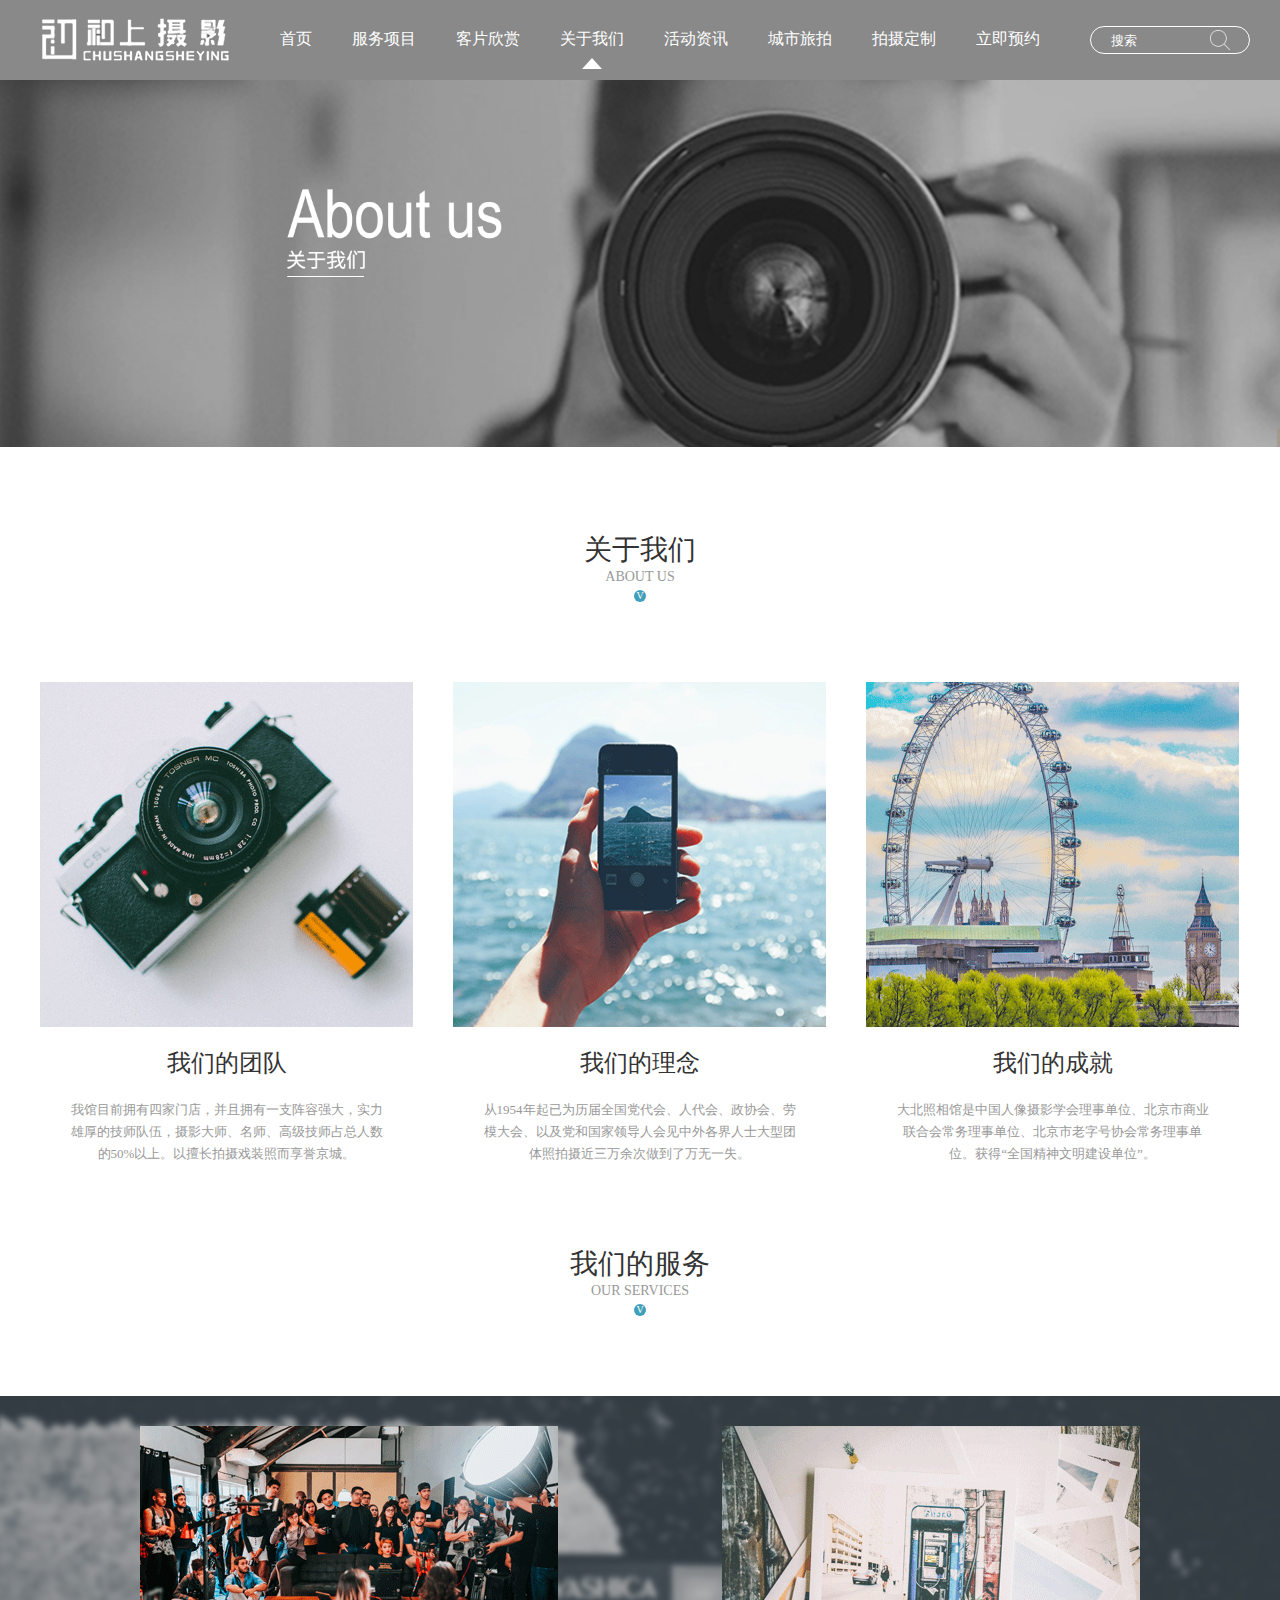
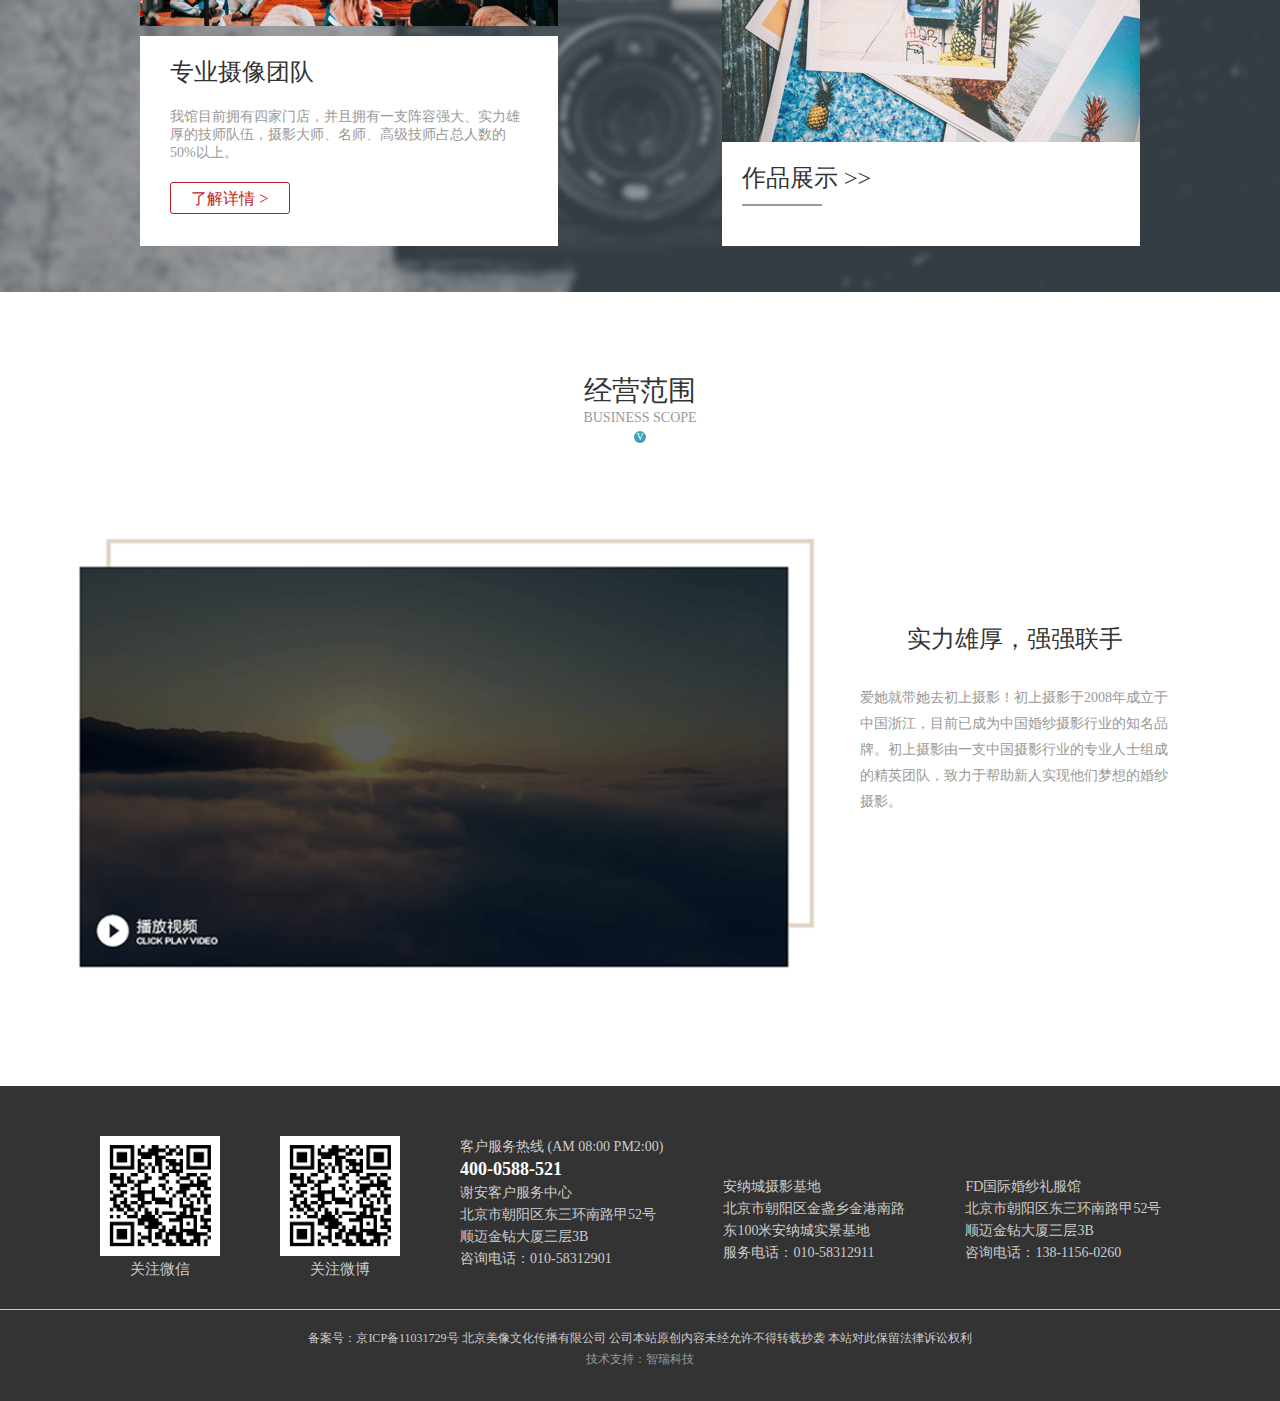
<file: photo/html/about_us.html>
<!doctype html>
<html>
<head>
<meta charset="utf-8">
<title>初上摄影-关于我们</title>
	<link rel="stylesheet" href="../css/top_footer.css">
	<link rel="stylesheet" href="../css/about_us.css">
</head>

<body>
<!--header_begin  -->
<header>
	<div class="top">
	<div class="logo"><img src="../image/top_foot_img/logo.png" alt=""></div>
	<ul class="nav">
		<li><a href="index.html">首页</a></li>
		<li><a href="service.html">服务项目</a></li>
		<li><a href="case.html">客片欣赏</a></li>
		<li class="active"><a href="about_us.html">关于我们</a></li>
		<li><a href="news.html">活动资讯</a></li>
		<li><a href="city.html">城市旅拍</a></li>
		<li><a href="made.html">拍摄定制</a></li>
		<li><a href="order.html">立即预约</a></li>
		<div class="clear"></div>
	</ul>
	<div class="clear"></div>
	<div class="top_search">
		<input type="text" placeholder="搜索">
		<button type="button"></button>
	</div>
	</div>
</header>
<!--header_end  -->		
<!--banner_begin	-->
<img class="banner" src="../image/about_us/banner.png" alt="">	
<!--banner_end	-->	
<!--关于我们_begin	-->
<div class="about_us">
	<div class="title">
		<h2>关于我们</h2>
		<p>About us</p>
		<span>V</span>
	</div>
	<ul>
		<li>
			<div>
				<img src="../image/about_us/about_us_img01.png" alt="">
			</div>
			<h2>我们的团队</h2>
			<p>我馆目前拥有四家门店，并且拥有一支阵容强大，实力雄厚的技师队伍，摄影大师、名师、高级技师占总人数的50%以上。以擅长拍摄戏装照而享誉京城。</p>
		</li>
		<li>
			<div>
				<img src="../image/about_us/about_us_img02.png" alt="">
			</div>
			<h2>我们的理念</h2>
			<p>从1954年起已为历届全国党代会、人代会、政协会、劳模大会、以及党和国家领导人会见中外各界人士大型团体照拍摄近三万余次做到了万无一失。</p>
		</li>
		<li class="last">
			<div>
				<img src="../image/about_us/about_us_img03.png" alt="">
			</div>
			<h2>我们的成就</h2>
			<p>大北照相馆是中国人像摄影学会理事单位、北京市商业联合会常务理事单位、北京市老字号协会常务理事单位。获得“全国精神文明建设单位”。</p>
		</li>
		<div class="clear"></div>
	</ul>
</div>		
<!--关于我们_end	-->	
<!--我们的服务_begin	-->
<div class="service">
	<div class="title">
		<h2>我们的服务</h2>
		<p>Our services</p>
		<span>V</span>
	</div>
	<div class="bj">
		<div class="content">
			<div class="lf">
				<div class="img">
					<img src="../image/about_us/service_img01.png" alt="">
				</div>
				<div class="detail">
					<h3>专业摄像团队</h3>
					<p>我馆目前拥有四家门店，并且拥有一支阵容强大、实力雄厚的技师队伍，摄影大师、名师、高级技师占总人数的50%以上。</p>
					<a href="">了解详情 &gt;</a>
				</div>
			</div>
			<div class="rf">
				<div class="img">
					<img src="../image/about_us/service_img02.png" alt="">
				</div>
				<a href="">作品展示 &gt;&gt;<b></b></a>
			</div>
			<div class="clear"></div>
		</div>
	</div>
</div>	
	
	
<!--我们的服务_end	-->	
<!--经营范围_begin	-->
<div class="range">
	<div class="title">
		<h2>经营范围</h2>
		<p>Business scope</p>
		<span>V</span>
	</div>
	<div class="content">
		<div class="lf">
			<img src="../image/about_us/range_img.png" alt="">
		</div>
		<div class="rf">
			<h3>实力雄厚，强强联手</h3>
			<p>爱她就带她去初上摄影！初上摄影于2008年成立于中国浙江，目前已成为中国婚纱摄影行业的知名品牌。初上摄影由一支中国摄影行业的专业人士组成的精英团队，致力于帮助新人实现他们梦想的婚纱摄影。</p>
		</div>
		<div class="clear"></div>
	</div>
</div>	
	
	
<!--经营范围_end	-->	
<!--footer_begin -->
<footer>
	<div class="foot">
	<div class="content">
		<ul>
			<li>
				<img src="../image/top_foot_img/footer_ewm.png" alt="">
				<span>关注微信</span>
			</li>
			<li>
				<img src="../image/top_foot_img/footer_ewm.png" alt="">
				<span>关注微博</span>
			</li>
			<li>
				<p>
				客户服务热线 (AM 08:00 PM2:00)<br>
				<b>400-0588-521</b><br>
				谢安客户服务中心<br>
				北京市朝阳区东三环南路甲52号<br>
				顺迈金钻大厦三层3B<br>
				咨询电话：010-58312901
				</p>
			</li>
			<li>
				<p class="pad_top">
				安纳城摄影基地<br>
				北京市朝阳区金盏乡金港南路<br>
				东100米安纳城实景基地<br>
				服务电话：010-58312911
				</p>
			</li>
			<li>
				<p class="pad_top">
				FD国际婚纱礼服馆<br>
				北京市朝阳区东三环南路甲52号<br>
				顺迈金钻大厦三层3B<br>
				咨询电话：138-1156-0260
				</p>
			</li>
			<div class="clear"></div>
		</ul>
	</div>
	</div>
	<p class="copy">
	备案号：京ICP备11031729号 北京美像文化传播有限公司 公司本站原创内容未经允许不得转载抄袭 本站对此保留法律诉讼权利
	<span>技术支持：智瑞科技</span>
	</p>
</footer>
<!--footer_end -->
</body>
</html>
</file>
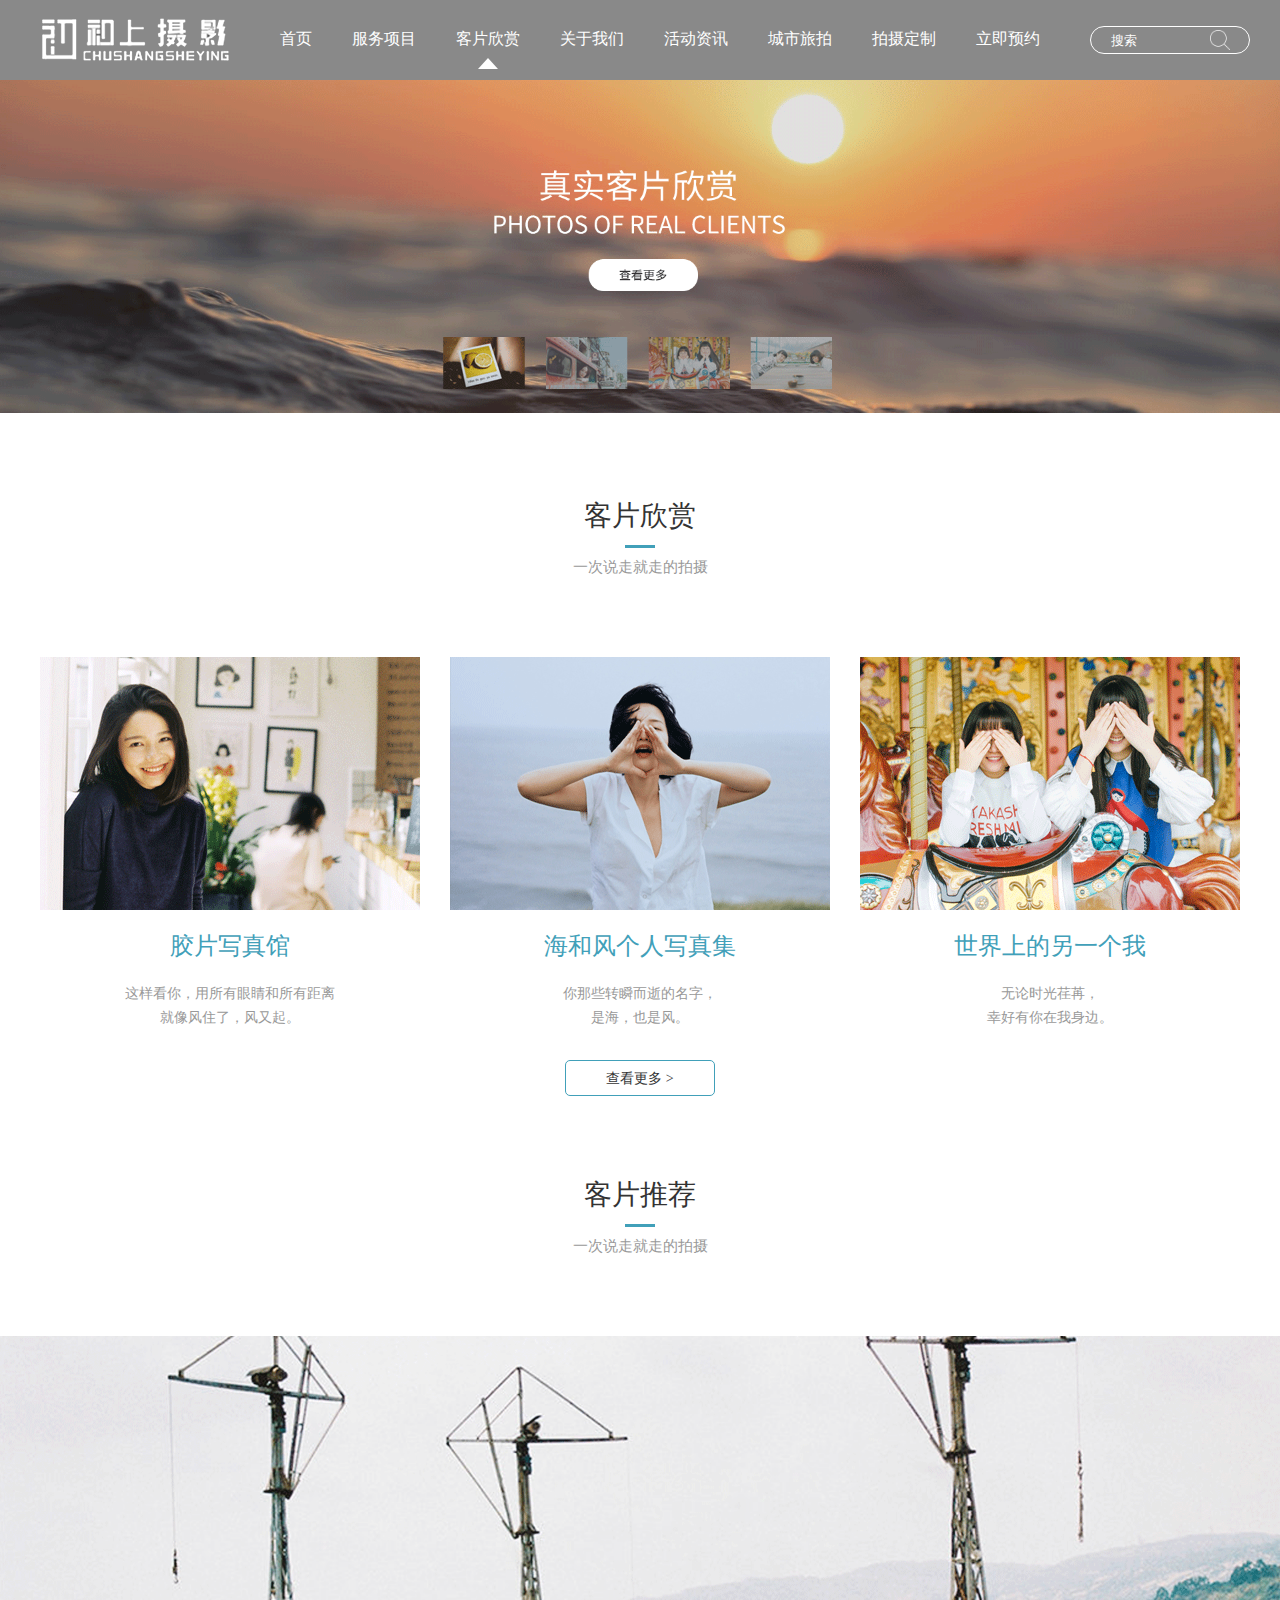
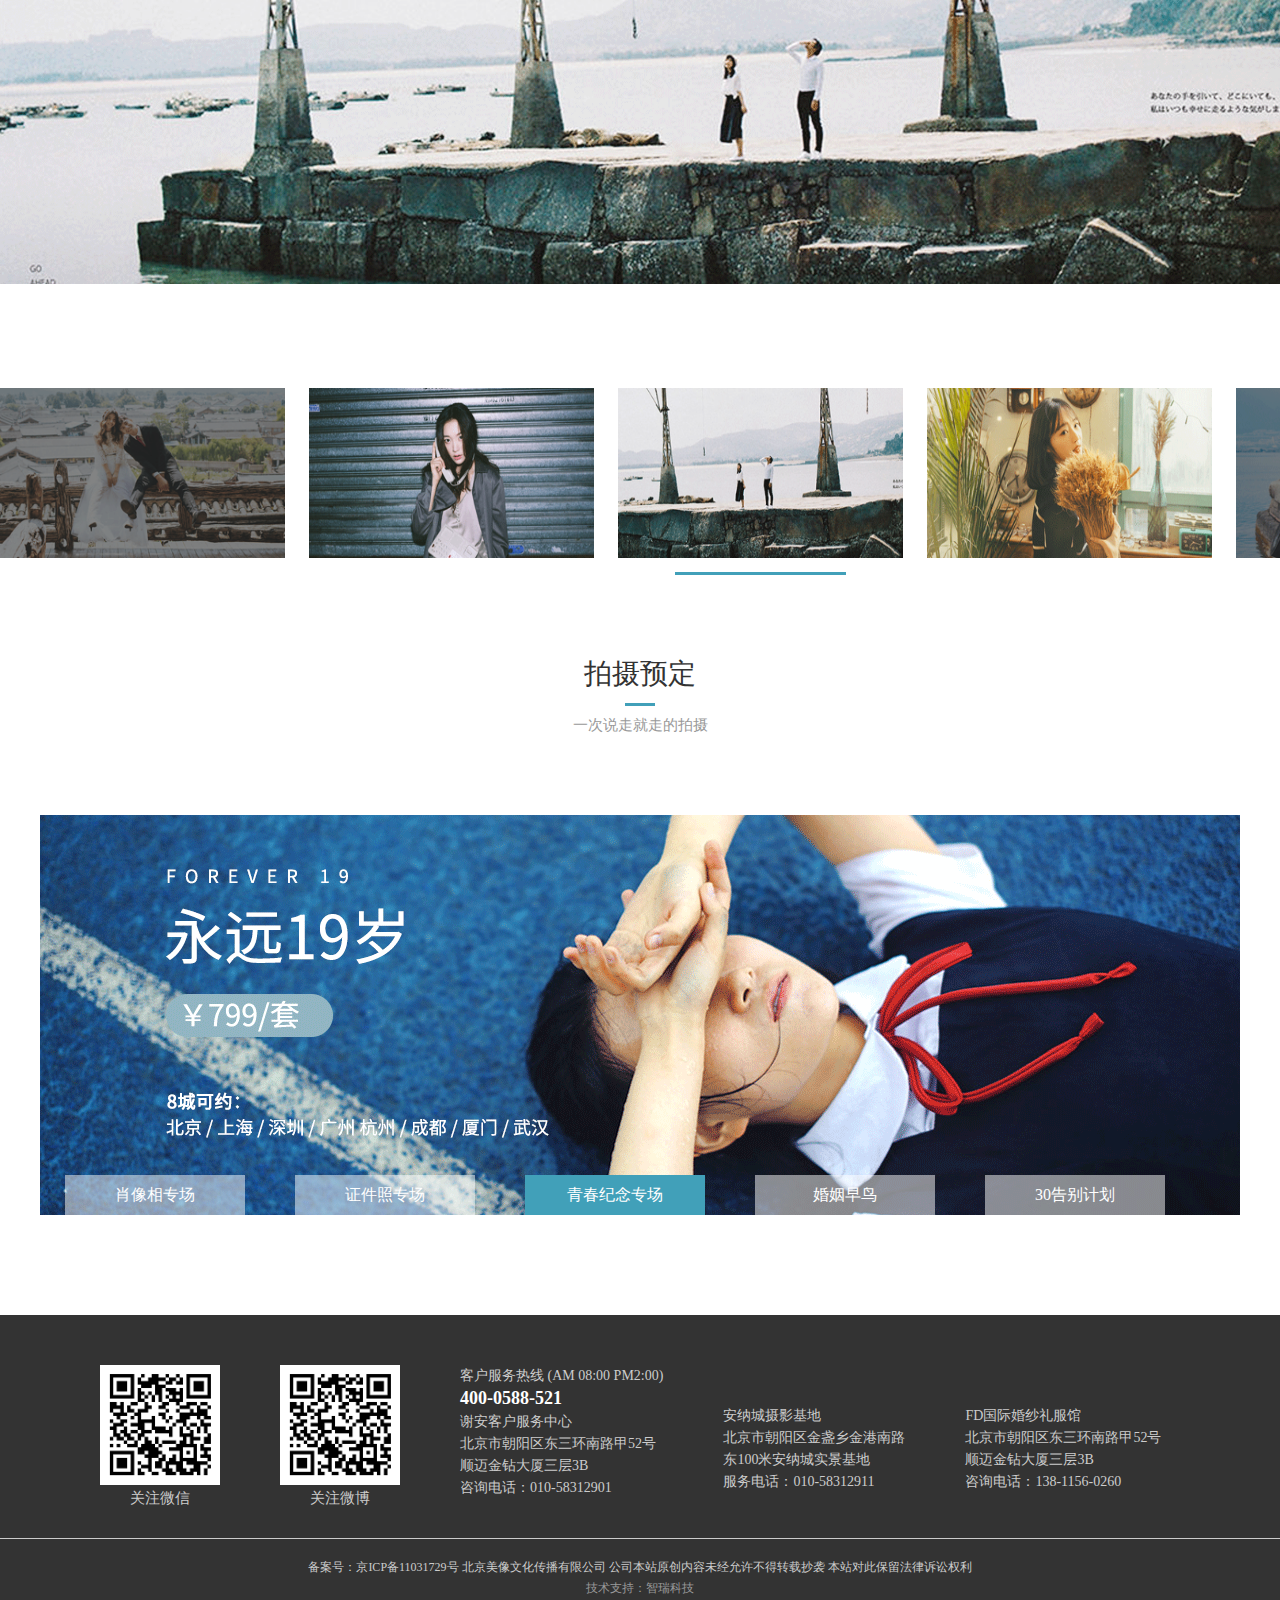
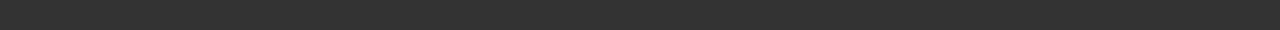
<file: photo/html/case.html>
<!doctype html>
<html>
<head>
<meta charset="utf-8">
<title>初上摄影-客片欣赏</title>
	<link rel="stylesheet" href="../css/top_footer.css">
	<link rel="stylesheet" href="../css/case.css">
</head>

<body>
<!--header_begin  -->
<header>
	<div class="top">
	<div class="logo"><img src="../image/top_foot_img/logo.png" alt=""></div>
	<ul class="nav">
		<li><a href="index.html">首页</a></li>
		<li><a href="service.html">服务项目</a></li>
		<li class="active"><a href="case.html">客片欣赏</a></li>
		<li><a href="about_us.html">关于我们</a></li>
		<li><a href="news.html">活动资讯</a></li>
		<li><a href="city.html">城市旅拍</a></li>
		<li><a href="made.html">拍摄定制</a></li>
		<li><a href="order.html">立即预约</a></li>
		<div class="clear"></div>
	</ul>
	<div class="clear"></div>
	<div class="top_search">
		<input type="text" placeholder="搜索">
		<button type="button"></button>
	</div>
	</div>
</header>
<!--header_end  -->	
<!--banner_begin	-->
<img class="banner" src="../image/case/banner.png" alt="">	
<!--banner_end	-->
<!--客片欣赏_begin-->
<div class="case_show">
	<div class="title">
		<h2>客片欣赏</h2>
		<b></b>
		<p>一次说走就走的拍摄</p>
	</div>	
	<ul>
		<li>
			<div>
				<img src="../image/case/case_show_img01.png" alt="">
			</div>
			<h2>胶片写真馆</h2>
			<p>这样看你，用所有眼睛和所有距离<br>
				就像风住了，风又起。</p>
		</li>
		<li>
			<div>
				<img src="../image/case/case_show_img02.png" alt="">
			</div>
			<h2>海和风个人写真集</h2>
			<p>你那些转瞬而逝的名字，<br>
				是海，也是风。</p>
		</li>
		<li class="last">
			<div>
				<img src="../image/case/case_show_img03.png" alt="">
			</div>
			<h2>世界上的另一个我</h2>
			<p>无论时光荏苒，<br>
				幸好有你在我身边。</p>
		</li>
		<div class="clear"></div>
	</ul>
	<a href="">查看更多 &gt;</a>
</div>	
<!--客片欣赏_end-->
<!--客片推荐_begin-->
<div class="case_rec">
	<div class="title">
		<h2>客片推荐</h2>
		<b></b>
		<p>一次说走就走的拍摄</p>
	</div>
<img src="../image/case/case_rec_img01.png" alt="" class="banner">	
	<ul>
		<li>
			<div class="img">
				<img src="../image/case/case_rec_img02.png" alt="">
			</div>
			<b></b>
		</li>
		<li>
			<div class="img">
				<img src="../image/case/case_rec_img03.png" alt="">
			</div>
			<b></b>
		</li>
		<li class="active">
			<div class="img">
				<img src="../image/case/case_rec_img04.png" alt="">
			</div>
			<b></b>
		</li>
		<li>
			<div class="img">
				<img src="../image/case/case_rec_img05.png" alt="">
			</div>
			<b></b>
		</li>
		<li>
			<div class="img">
				<img src="../image/case/case_rec_img06.png" alt="">
			</div>
			<b></b>
		</li>
	</ul>
</div>	
<!--客片推荐_end-->
<!--拍摄预定_begin-->
<div class="case_reserve">
	<div class="title">
		<h2>拍摄预定</h2>
		<b></b>
		<p>一次说走就走的拍摄</p>
	</div>
	<div class="content">
		<div class="pic"><img src="../image/case/case_reserve_img03.png" alt=""></div>
		<ul>
			<li>肖像相专场</li>
			<li>证件照专场</li>
			<li class="active">青春纪念专场</li>
			<li>婚姻早鸟</li>
			<li>30告别计划</li>
			<div class="clear"></div>
		</ul>
	</div>
</div>
<!--拍摄预定_end-->
<!--footer_begin -->
<footer>
	<div class="foot">
	<div class="content">
		<ul>
			<li>
				<img src="../image/top_foot_img/footer_ewm.png" alt="">
				<span>关注微信</span>
			</li>
			<li>
				<img src="../image/top_foot_img/footer_ewm.png" alt="">
				<span>关注微博</span>
			</li>
			<li>
				<p>
				客户服务热线 (AM 08:00 PM2:00)<br>
				<b>400-0588-521</b><br>
				谢安客户服务中心<br>
				北京市朝阳区东三环南路甲52号<br>
				顺迈金钻大厦三层3B<br>
				咨询电话：010-58312901
				</p>
			</li>
			<li>
				<p class="pad_top">
				安纳城摄影基地<br>
				北京市朝阳区金盏乡金港南路<br>
				东100米安纳城实景基地<br>
				服务电话：010-58312911
				</p>
			</li>
			<li>
				<p class="pad_top">
				FD国际婚纱礼服馆<br>
				北京市朝阳区东三环南路甲52号<br>
				顺迈金钻大厦三层3B<br>
				咨询电话：138-1156-0260
				</p>
			</li>
			<div class="clear"></div>
		</ul>
	</div>
	</div>
	<p class="copy">
	备案号：京ICP备11031729号 北京美像文化传播有限公司 公司本站原创内容未经允许不得转载抄袭 本站对此保留法律诉讼权利
	<span>技术支持：智瑞科技</span>
	</p>
</footer>
<!--footer_end -->
</body>
</html>
</file>
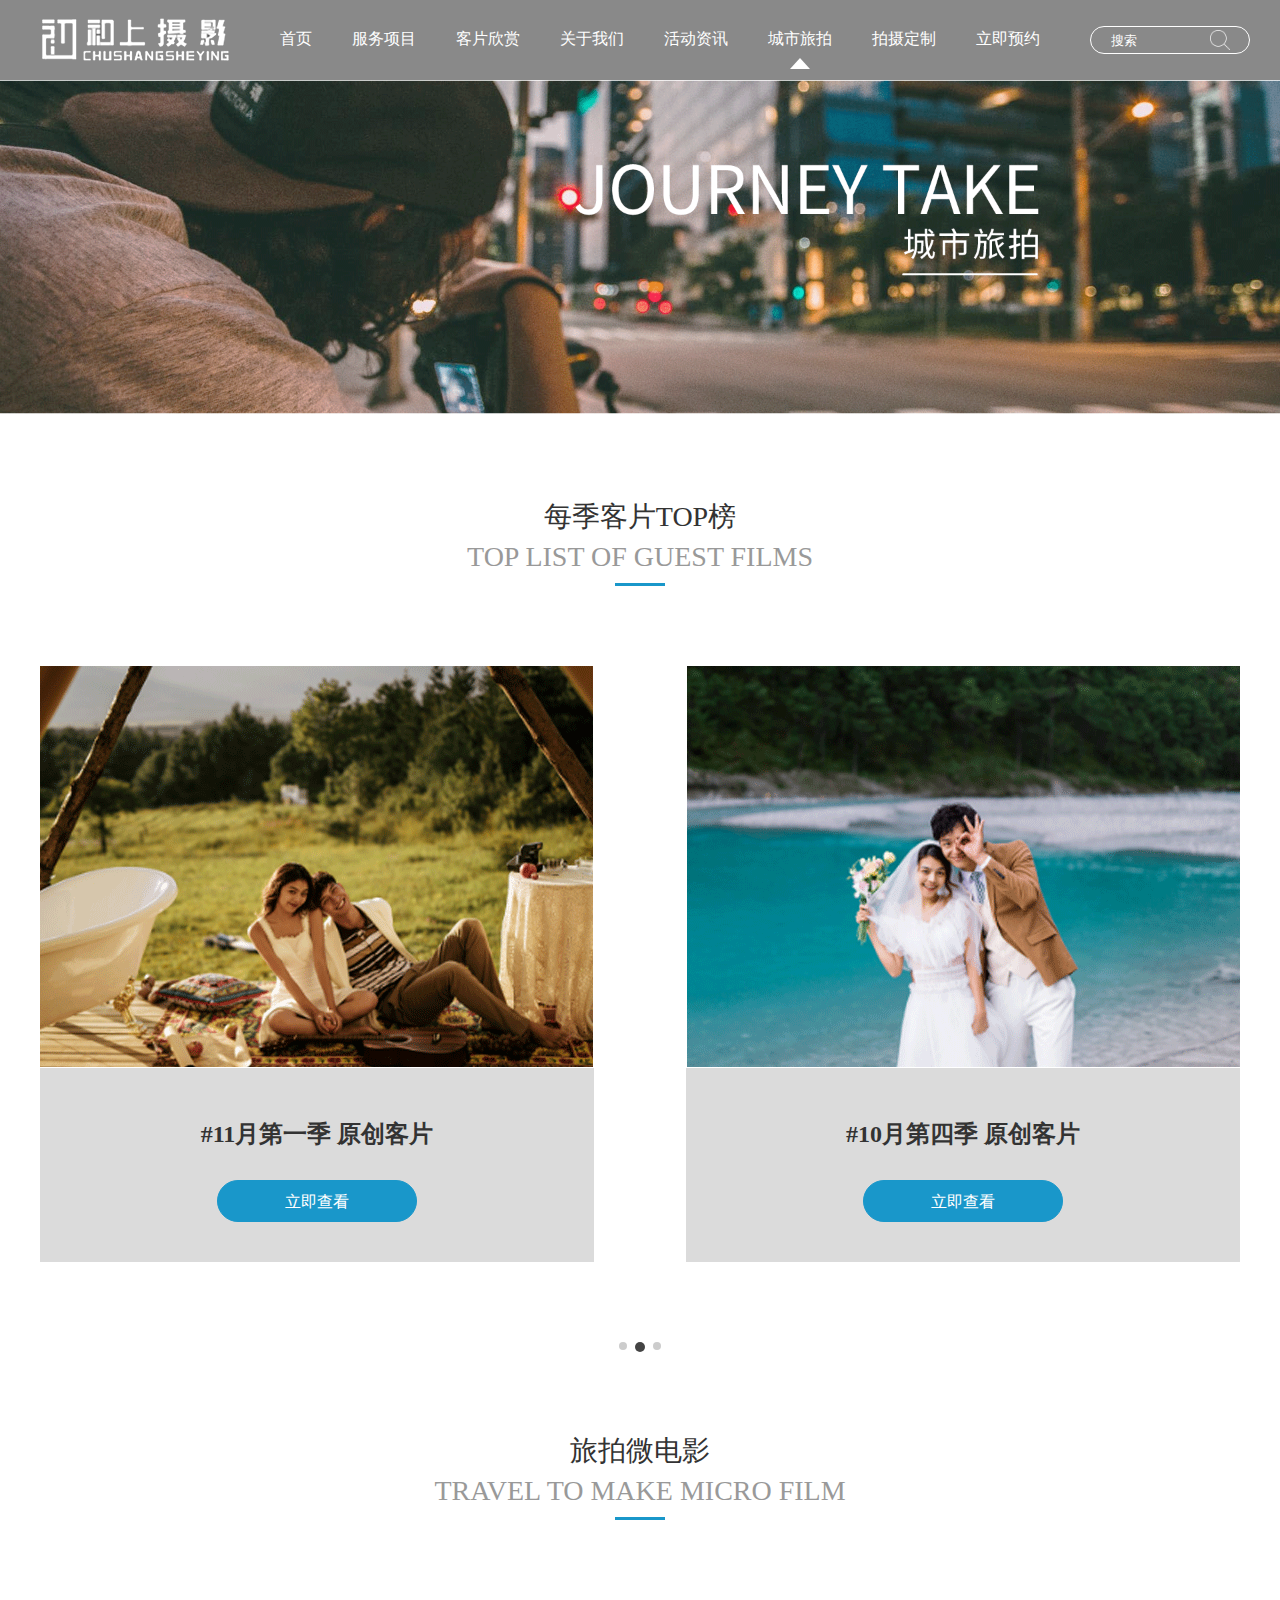
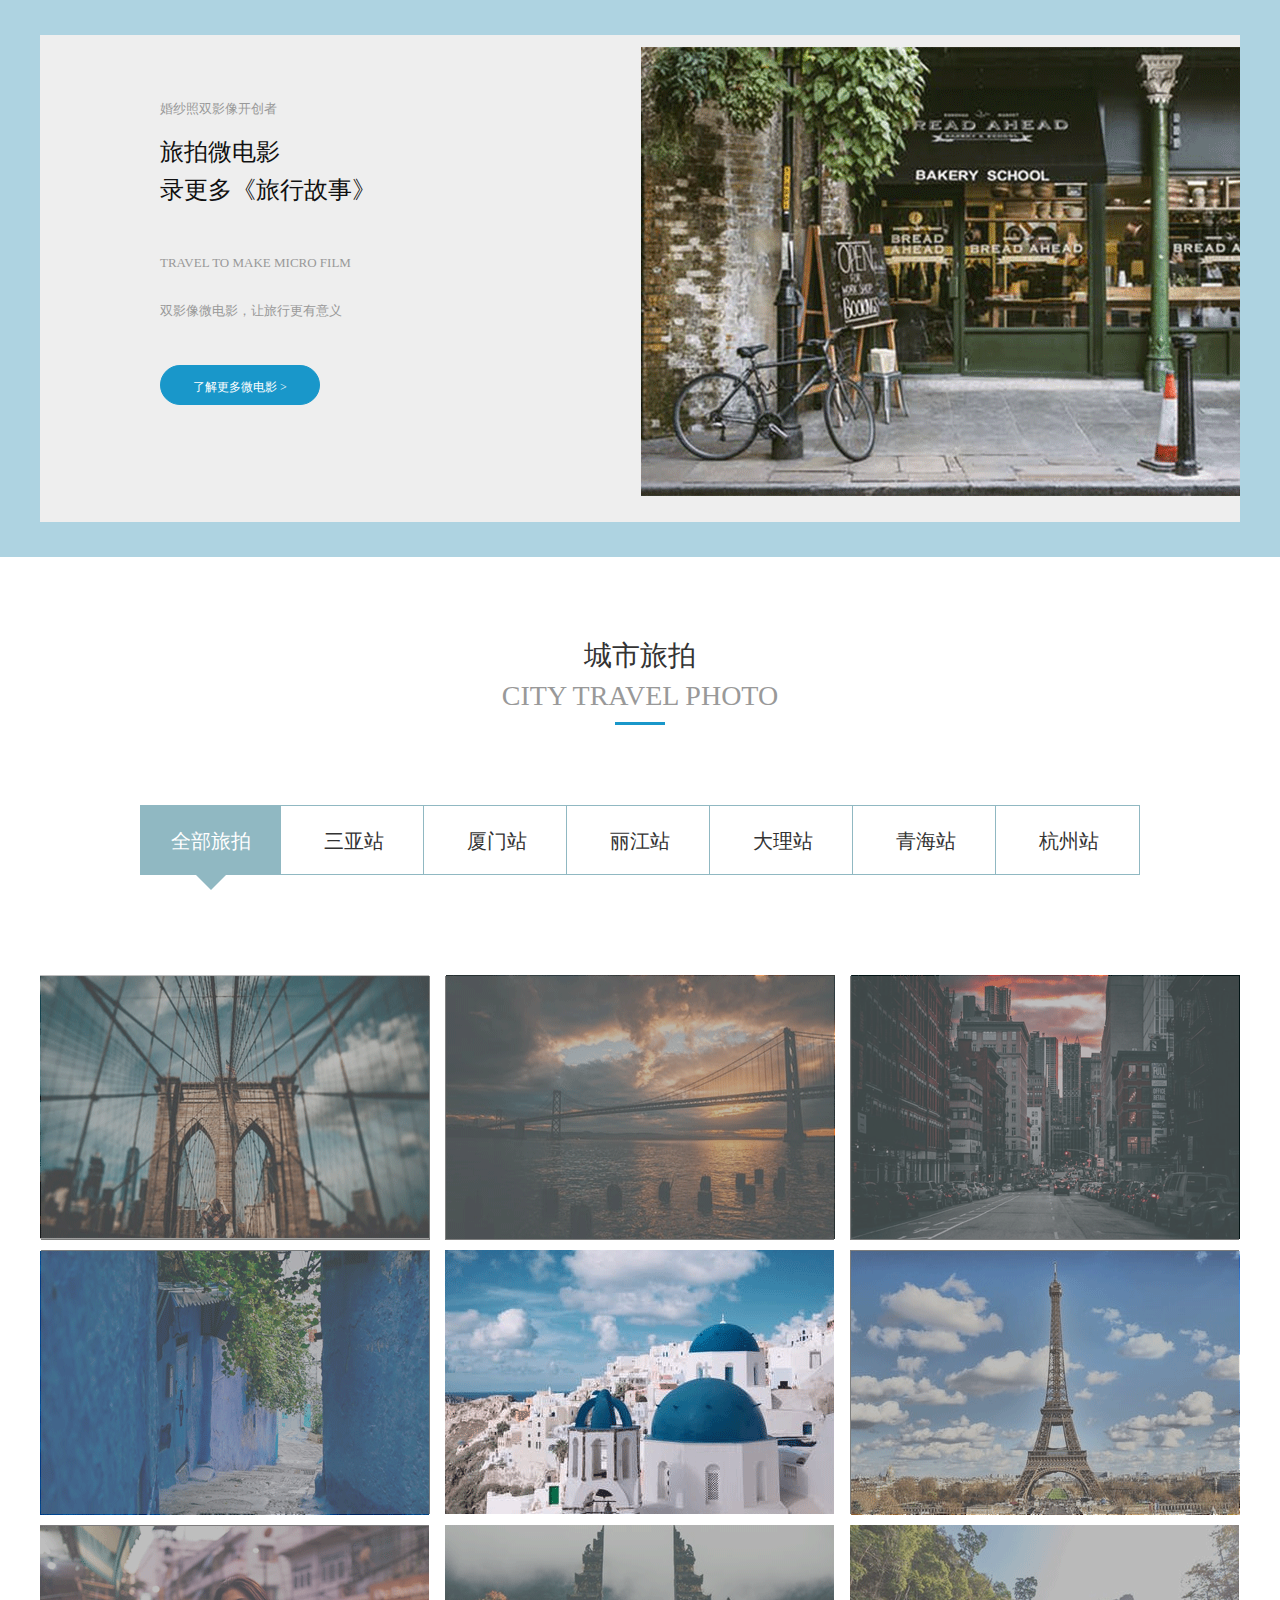
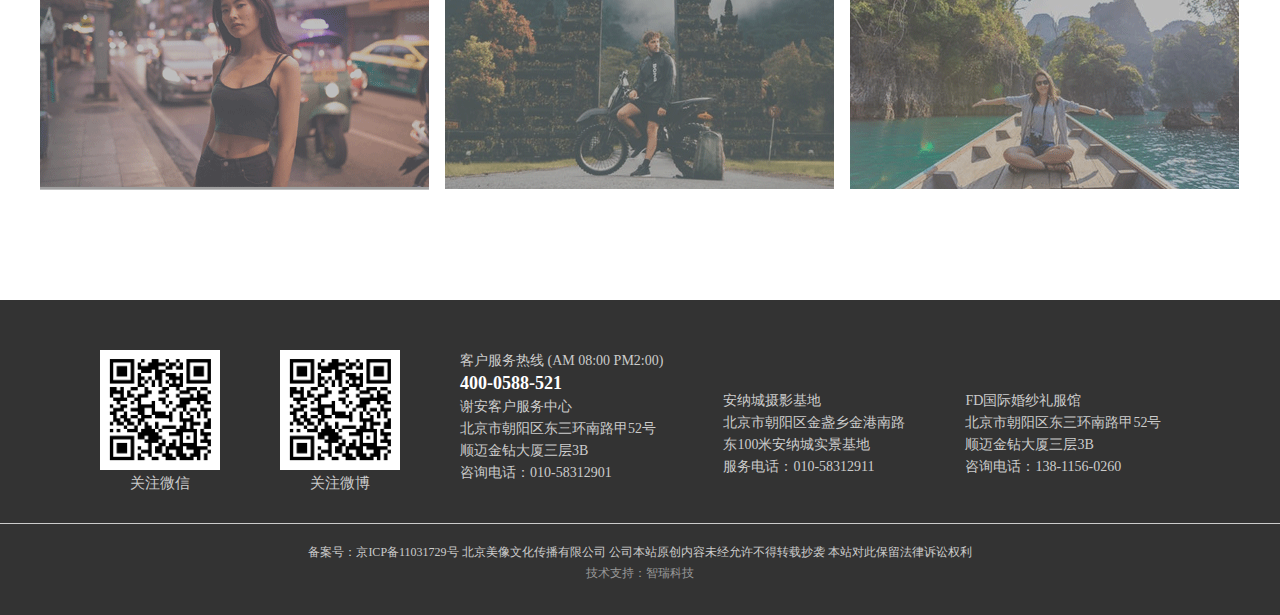
<file: photo/html/city.html>
<!doctype html>
<html>
<head>
<meta charset="utf-8">
<title>初上摄影-城市旅拍</title>
	<link rel="stylesheet" href="../css/top_footer.css">
	<link rel="stylesheet" href="../css/city.css">
</head>

<body>
<!--header_begin  -->
<header>
	<div class="top">
	<div class="logo"><img src="../image/top_foot_img/logo.png" alt=""></div>
	<ul class="nav">
		<li><a href="index.html">首页</a></li>
		<li><a href="service.html">服务项目</a></li>
		<li><a href="case.html">客片欣赏</a></li>
		<li><a href="about_us.html">关于我们</a></li>
		<li><a href="news.html">活动资讯</a></li>
		<li class="active"><a href="city.html">城市旅拍</a></li>
		<li><a href="made.html">拍摄定制</a></li>
		<li><a href="order.html">立即预约</a></li>
		<div class="clear"></div>
	</ul>
	<div class="clear"></div>
	<div class="top_search">
		<input type="text" placeholder="搜索">
		<button type="button"></button>
	</div>
	</div>
</header>
<!--header_end  -->	
<!--banner_begin	-->
<img class="banner" src="../image/city/banner.png" alt="">	
<!--banner_end	-->		
<!--每季客片top榜_begin 	 -->
<div class="top">
	<div class="title">
		<h2>每季客片TOP榜</h2>
		<p>Top list of guest films</p>
		<span></span>
	</div>
	<ul class="content">
		<li>
			<div class="pic">
				<img src="../image/city/top_img03.png" alt="" />
			</div>
			<div class="detail">
				<h3>#11月第一季 原创客片</h3>
				<a href="">立即查看</a>
			</div>
		</li>
		<li>
			<div class="pic">
				<img src="../image/city/top_img04.png" alt="" />
			</div>
			<div class="detail">
				<h3>#10月第四季 原创客片</h3>
				<a href="">立即查看</a>
			</div>
		</li>
	</ul>
	<ul class="circle">
		<li></li>
		<li></li>
		<li></li>
	</ul>
</div>
<!--每季客片top榜_end 	 -->
<!--旅拍微电影_begin  -->
<div class="movie">
	<div class="title">
		<h2>旅拍微电影</h2>
		<p>Travel to make micro film</p>
		<span></span>
	</div>
	<div class="bj">
		<div class="content">
			<div class="detail">
				<span>婚纱照双影像开创者</span>
				<h3>旅拍微电影 <br />录更多《旅行故事》</h3>
				<span>Travel to make micro film <br />双影像微电影，让旅行更有意义</span>
				<a href="">了解更多微电影 &gt;</a>
			</div>
			<img src="../image/city/movie_img.png" alt="" />
		</div>
	</div>
</div>
<!--旅拍微电影_end -->
<!--城市旅拍_begin  -->
<div class="city">
	<div class="title">
		<h2>城市旅拍</h2>
		<p>City Travel Photo</p>
		<span></span>
	</div>
	<div class="content">
		<ul class="nav">
			<li>全部旅拍 <i></i> </li>
			<li>三亚站 <i></i> </li>
			<li>厦门站 <i></i> </li>
			<li>丽江站 <i></i> </li>
			<li>大理站 <i></i> </li>
			<li>青海站 <i></i> </li>
			<li>杭州站 <i></i> </li>
		</ul>	
		<ul class="pic_show">
			<li><img src="../image/city/city_img01.png" alt="" /></li>
			<li><img src="../image/city/city_img02.png" alt="" /></li>
			<li><img src="../image/city/city_img03.png" alt="" /></li>
			<li><img src="../image/city/city_img04.png" alt="" /></li>
			<li><img src="../image/city/city_img05.png" alt="" /></li>
			<li><img src="../image/city/city_img06.png" alt="" /></li>
			<li><img src="../image/city/city_img07.png" alt="" /></li>
			<li><img src="../image/city/city_img08.png" alt="" /></li>
			<li><img src="../image/city/city_img09.png" alt="" /></li>
		</ul>
	</div>
</div>
<!--城市旅拍_end  -->
<!--footer_begin -->
<footer>
	<div class="foot">
	<div class="content">
		<ul>
			<li>
				<img src="../image/top_foot_img/footer_ewm.png" alt="">
				<span>关注微信</span>
			</li>
			<li>
				<img src="../image/top_foot_img/footer_ewm.png" alt="">
				<span>关注微博</span>
			</li>
			<li>
				<p>
				客户服务热线 (AM 08:00 PM2:00)<br>
				<b>400-0588-521</b><br>
				谢安客户服务中心<br>
				北京市朝阳区东三环南路甲52号<br>
				顺迈金钻大厦三层3B<br>
				咨询电话：010-58312901
				</p>
			</li>
			<li>
				<p class="pad_top">
				安纳城摄影基地<br>
				北京市朝阳区金盏乡金港南路<br>
				东100米安纳城实景基地<br>
				服务电话：010-58312911
				</p>
			</li>
			<li>
				<p class="pad_top">
				FD国际婚纱礼服馆<br>
				北京市朝阳区东三环南路甲52号<br>
				顺迈金钻大厦三层3B<br>
				咨询电话：138-1156-0260
				</p>
			</li>
			<div class="clear"></div>
		</ul>
	</div>
	</div>
	<p class="copy">
	备案号：京ICP备11031729号 北京美像文化传播有限公司 公司本站原创内容未经允许不得转载抄袭 本站对此保留法律诉讼权利
	<span>技术支持：智瑞科技</span>
	</p>
</footer>
<!--footer_end -->
</body>
</html>
</file>
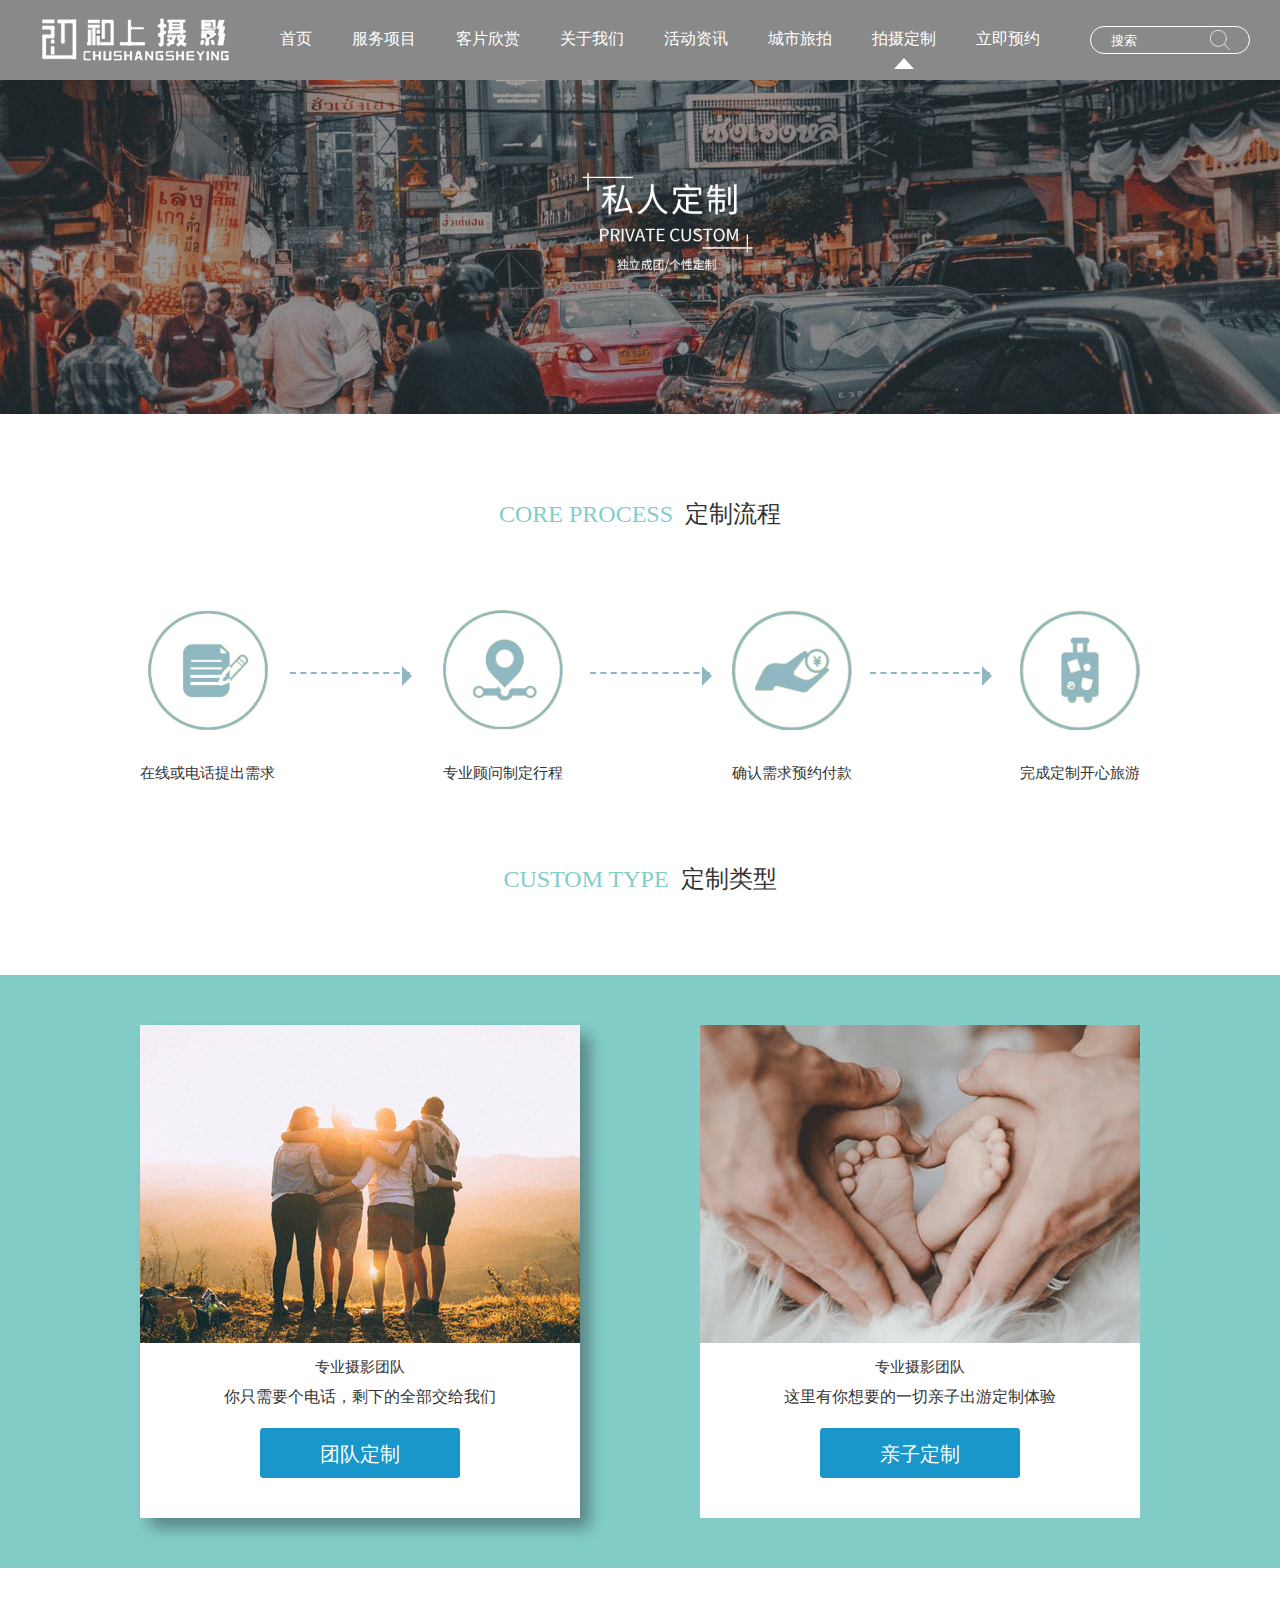
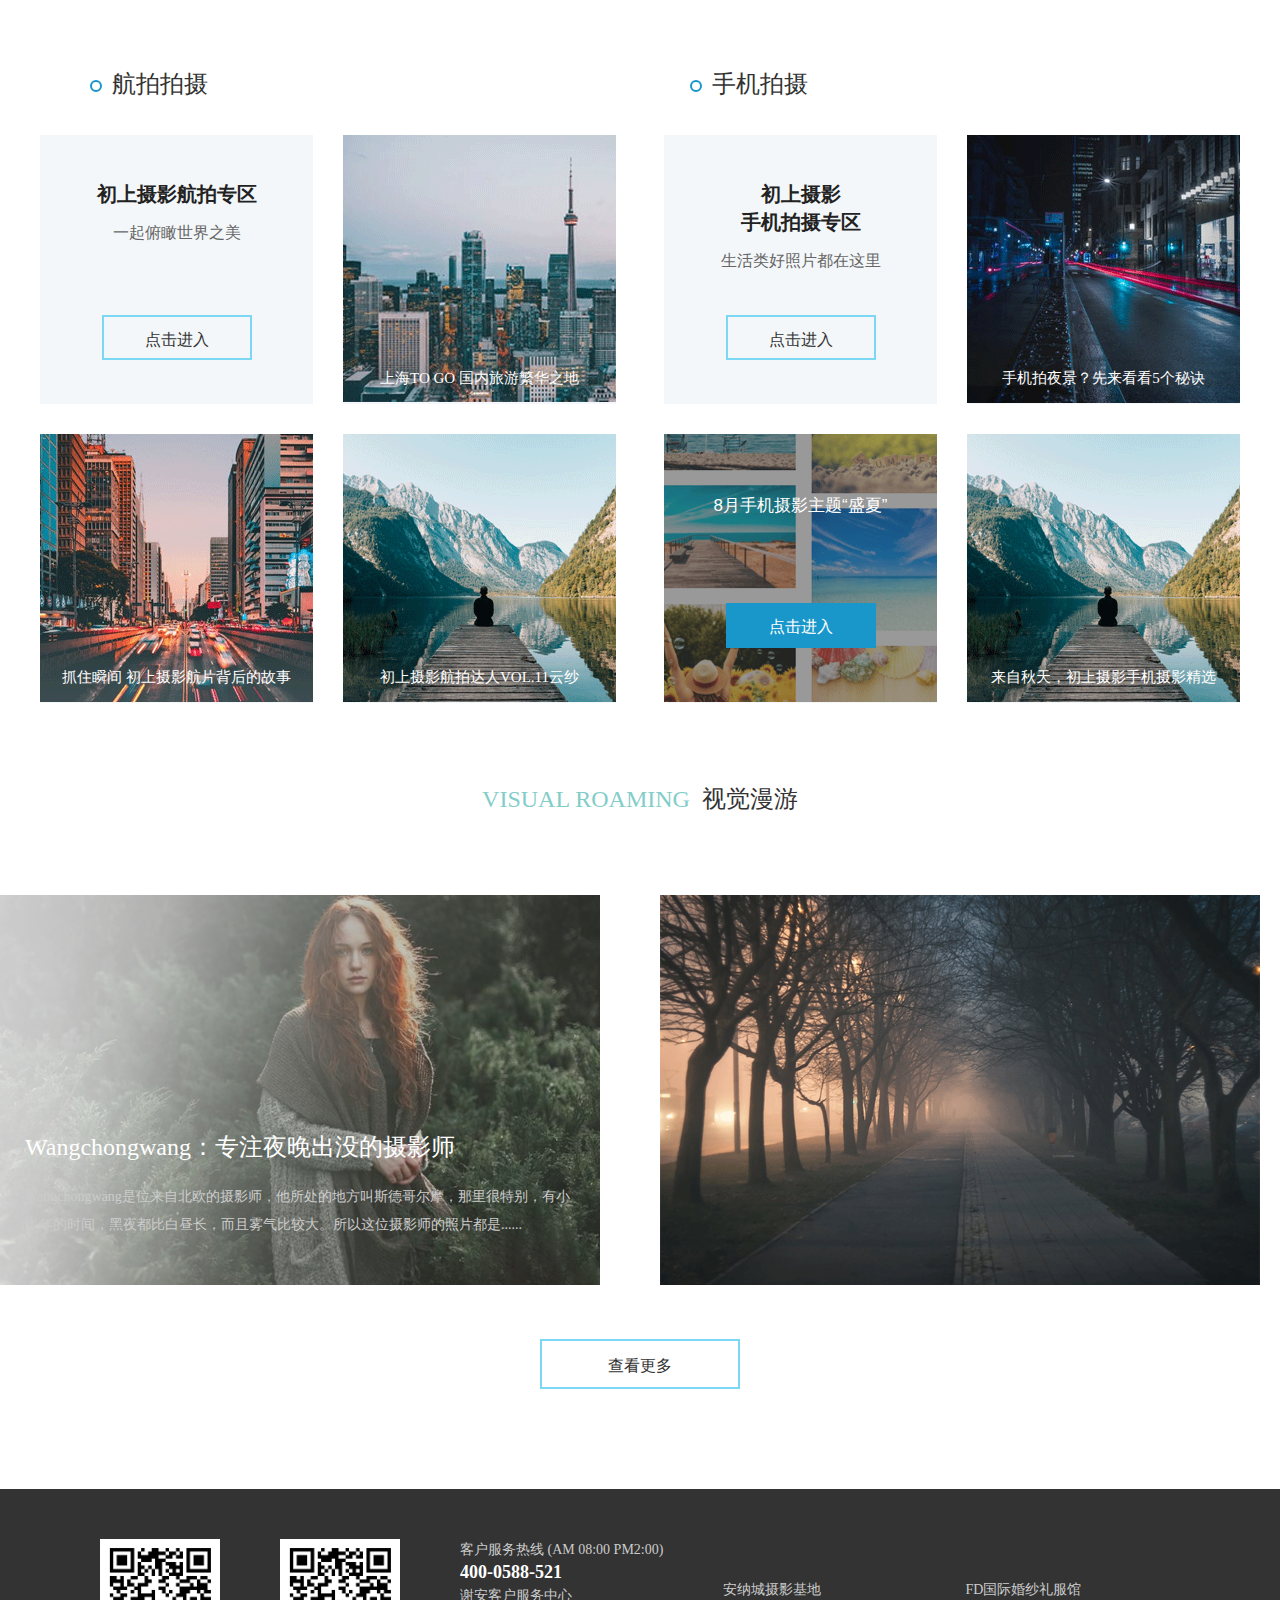
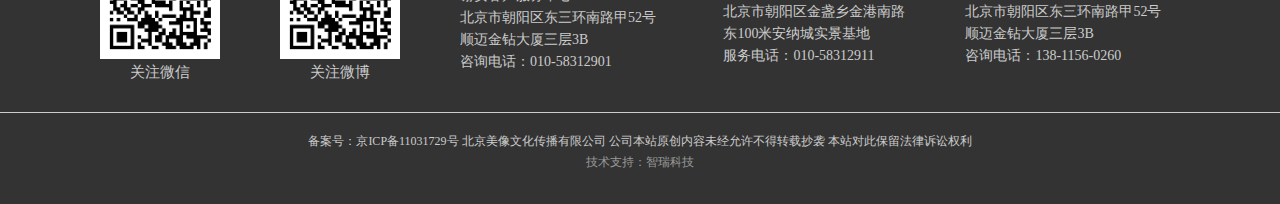
<file: photo/html/made.html>
<!doctype html>
<html>
<head>
<meta charset="utf-8">
<title>初上摄影-拍摄定制</title>
	<link rel="stylesheet" href="../css/top_footer.css">
	<link rel="stylesheet" href="../css/made.css">
</head>

<body>
<!--header_begin  -->
<header>
	<div class="top">
	<div class="logo"><img src="../image/top_foot_img/logo.png" alt=""></div>
	<ul class="nav">
		<li><a href="index.html">首页</a></li>
		<li><a href="service.html">服务项目</a></li>
		<li><a href="case.html">客片欣赏</a></li>
		<li><a href="about_us.html">关于我们</a></li>
		<li><a href="news.html">活动资讯</a></li>
		<li><a href="city.html">城市旅拍</a></li>
		<li class="active"><a href="made.html">拍摄定制</a></li>
		<li><a href="order.html">立即预约</a></li>
		<div class="clear"></div>
	</ul>
	<div class="clear"></div>
	<div class="top_search">
		<input type="text" placeholder="搜索">
		<button type="button"></button>
	</div>
	</div>
</header>
<!--header_end  -->	
<!--banner_begin	-->
<img class="banner" src="../image/made/banner.png" alt="">	
<!--banner_end	-->		
<!--定制流程_begin 	 -->
<div class="process">
	<p class="title"><span>CORE process &nbsp;</span>定制流程</p>
	<div class="content">
	<ul>
		<li>
			<img src="../image/made/icon01.png" alt="" />
			<p>在线或电话提出需求</p>
		</li>
		<li>
			<img src="../image/made/icon02.png" alt="" />
			<p>专业顾问制定行程</p>
		</li>
		<li>
			<img src="../image/made/icon03.png" alt="" />
			<p>确认需求预约付款</p>
		</li>
		<li>
			<img src="../image/made/icon04.png" alt="" />
			<p>完成定制开心旅游</p>
		</li>
	</ul>
	<div class="arrow">
		<i></i>
		<b></b>
	</div>
	<div class="arrow">
		<i></i>
		<b></b>
	</div>
	<div class="arrow">
		<i></i>
		<b></b>
	</div>
	</div>
</div>	
<!--定制流程_end 	 -->
<!--定制类型_begin  -->
<div class="type">
	<p class="title"><span>Custom type &nbsp;</span>定制类型</p>
	<div class="bj">
		<ul class="content">
			<li>
				<div class="pic">
					<img src="../image/made/style_img01.png" alt="" />
				</div>
				<div class="detail">
					<p><span>专业摄影团队</span> 你只需要个电话，剩下的全部交给我们</p>
					<a href="">团队定制</a>
				</div>
			</li>
			<li>
				<div class="pic">
					<img src="../image/made/style_img02.png" alt="" />
				</div>
				<div class="detail">
					<p><span>专业摄影团队</span> 这里有你想要的一切亲子出游定制体验</p>
					<a href="">亲子定制</a>
				</div>
			</li>
		</ul>
	</div>
	<div class="pic_title">
			<h3><span></span>航拍拍摄</h3>
			<h3><span></span>手机拍摄</h3>
	</div>
	<div class="pic_show">
		<ul class="show_box">
			<li>
				<h3>初上摄影航拍专区</h3>
				<p>一起俯瞰世界之美</p>
				<a href="" class="btn_more">点击进入</a>
			</li>
			<li>
				<img src="../image/made/style_img03.png" alt="" />
				<a class="text_more" href="">上海TO GO 国内旅游繁华之地</a>
			</li>
			<li>
				<img src="../image/made/style_img04.png" alt="" />
				<a class="text_more" href="">抓住瞬间 初上摄影航片背后的故事</a>
			</li>
			<li>
				<img src="../image/made/style_img05.png" alt="" />
				<a class="text_more" href="">初上摄影航拍达人VOL.11云纱</a>
			</li>
		</ul>
		<ul class="show_box">
			<li>
				<h3>初上摄影 <br /> 手机拍摄专区</h3>
				<p>生活类好照片都在这里</p>
				<a href="" class="btn_more">点击进入</a>
			</li>
			<li>
				<img src="../image/made/style_img08.png" alt="" />
				<a class="text_more" href="">手机拍夜景？先来看看5个秘诀</a>
			</li>
			<li>
				<img src="../image/made/style_img07.png" alt="" />
				<h4>8月手机摄影主题“盛夏”</h4>
				<a href="" class="bj_more">点击进入</a>
			</li>
			<li>
				<img src="../image/made/style_img05.png" alt="" />
				<a class="text_more" href="">来自秋天，初上摄影手机摄影精选</a>
			</li>
		</ul>
	</div>
</div>
<!--定制类型_end  -->
<!--视觉漫游_begin  -->
<div class="visual">
	<p class="title"><span>Visual roaming &nbsp;</span>视觉漫游</p>
	<ul class="content">
		<li>
			<img src="../image/made/visual_img01.png" alt="" />
			<div class="desc">
				<h2>Wangchongwang：专注夜晚出没的摄影师</h2>
				<p>Wangchongwang是位来自北欧的摄影师，他所处的地方叫斯德哥尔摩，那里很特别，有小半年的时间，黑夜都比白昼长，而且雾气比较大。所以这位摄影师的照片都是......</p>
			</div>
		</li>
		<li>
			<img src="../image/made/visual_img02.png" alt="" />
		</li>
		<li>
			<img src="../image/made/visual_img03.png" alt="" />
		</li>
	</ul>
	<a href="" class="more">查看更多</a>
</div>
<!--视觉漫游_end  -->
<!--footer_begin -->
<footer>
	<div class="foot">
	<div class="content">
		<ul>
			<li>
				<img src="../image/top_foot_img/footer_ewm.png" alt="">
				<span>关注微信</span>
			</li>
			<li>
				<img src="../image/top_foot_img/footer_ewm.png" alt="">
				<span>关注微博</span>
			</li>
			<li>
				<p>
				客户服务热线 (AM 08:00 PM2:00)<br>
				<b>400-0588-521</b><br>
				谢安客户服务中心<br>
				北京市朝阳区东三环南路甲52号<br>
				顺迈金钻大厦三层3B<br>
				咨询电话：010-58312901
				</p>
			</li>
			<li>
				<p class="pad_top">
				安纳城摄影基地<br>
				北京市朝阳区金盏乡金港南路<br>
				东100米安纳城实景基地<br>
				服务电话：010-58312911
				</p>
			</li>
			<li>
				<p class="pad_top">
				FD国际婚纱礼服馆<br>
				北京市朝阳区东三环南路甲52号<br>
				顺迈金钻大厦三层3B<br>
				咨询电话：138-1156-0260
				</p>
			</li>
			<div class="clear"></div>
		</ul>
	</div>
	</div>
	<p class="copy">
	备案号：京ICP备11031729号 北京美像文化传播有限公司 公司本站原创内容未经允许不得转载抄袭 本站对此保留法律诉讼权利
	<span>技术支持：智瑞科技</span>
	</p>
</footer>
<!--footer_end -->
</body>
</html>
</file>
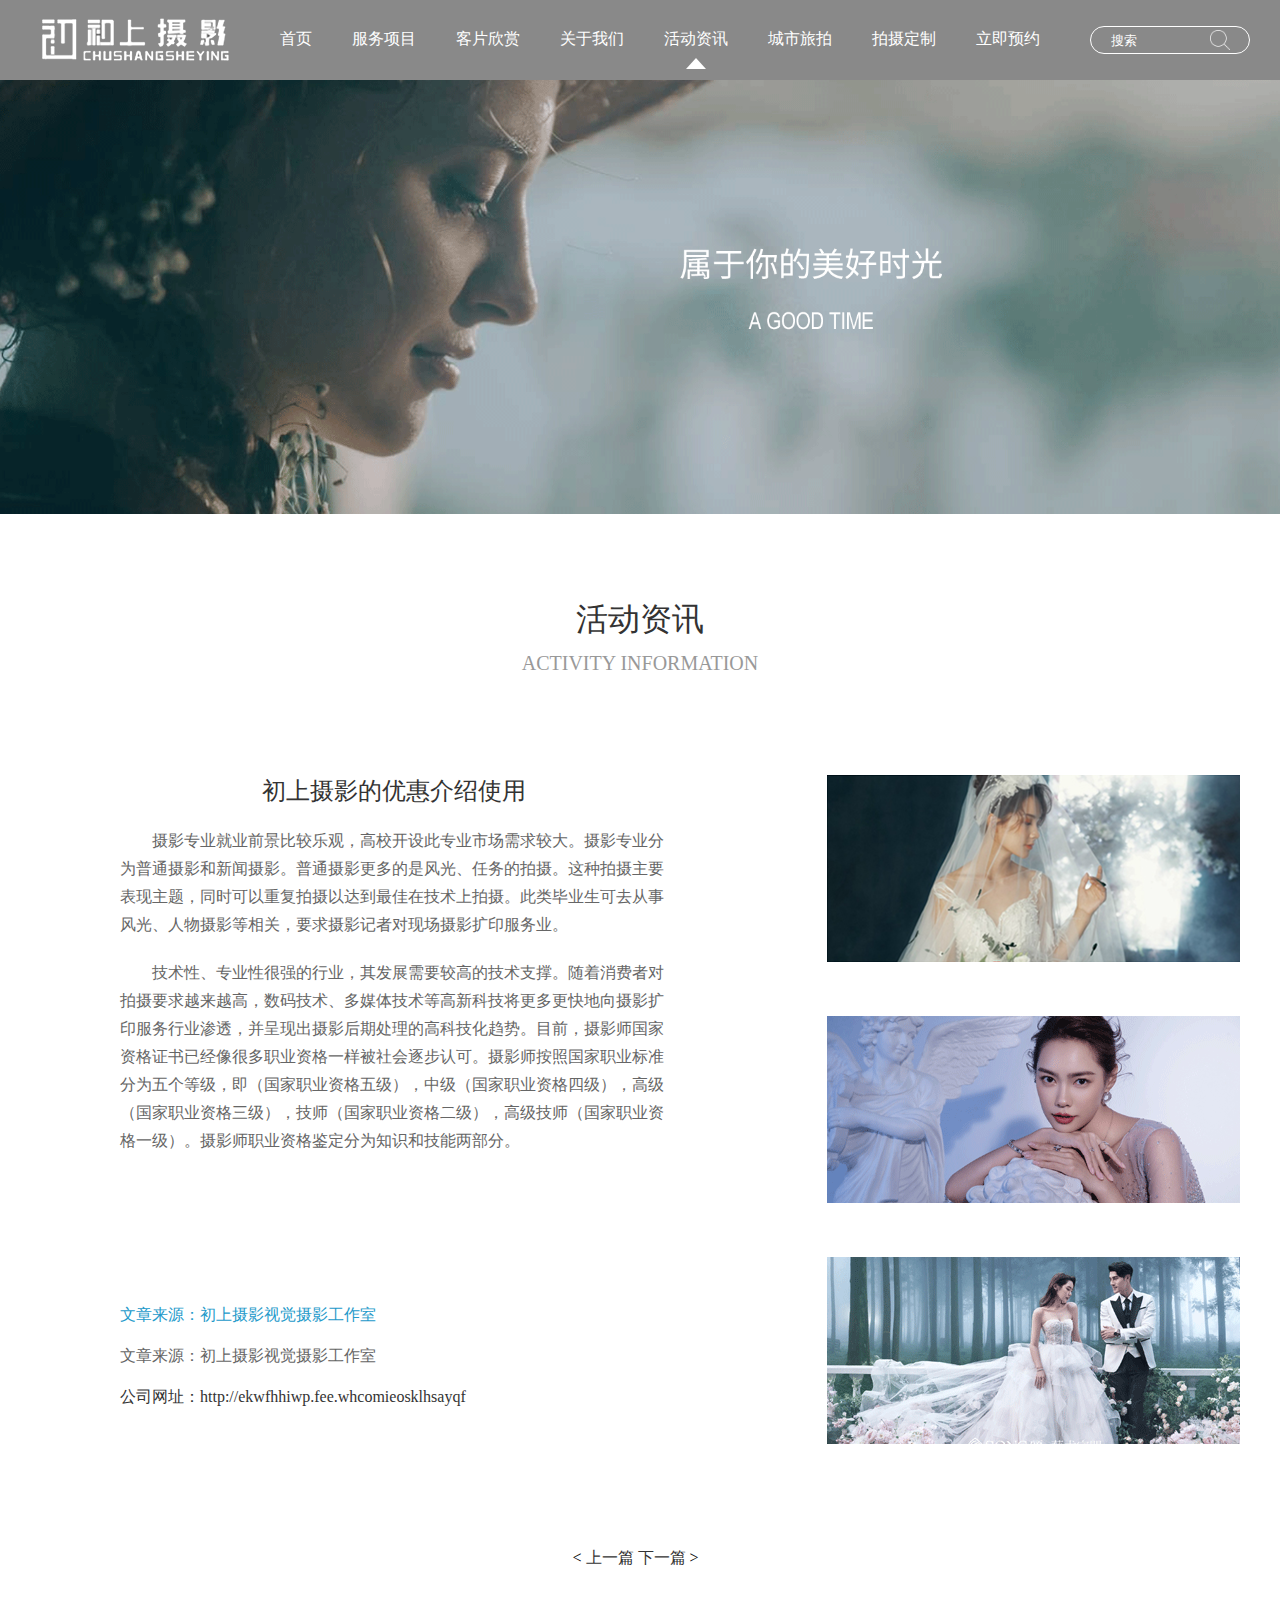
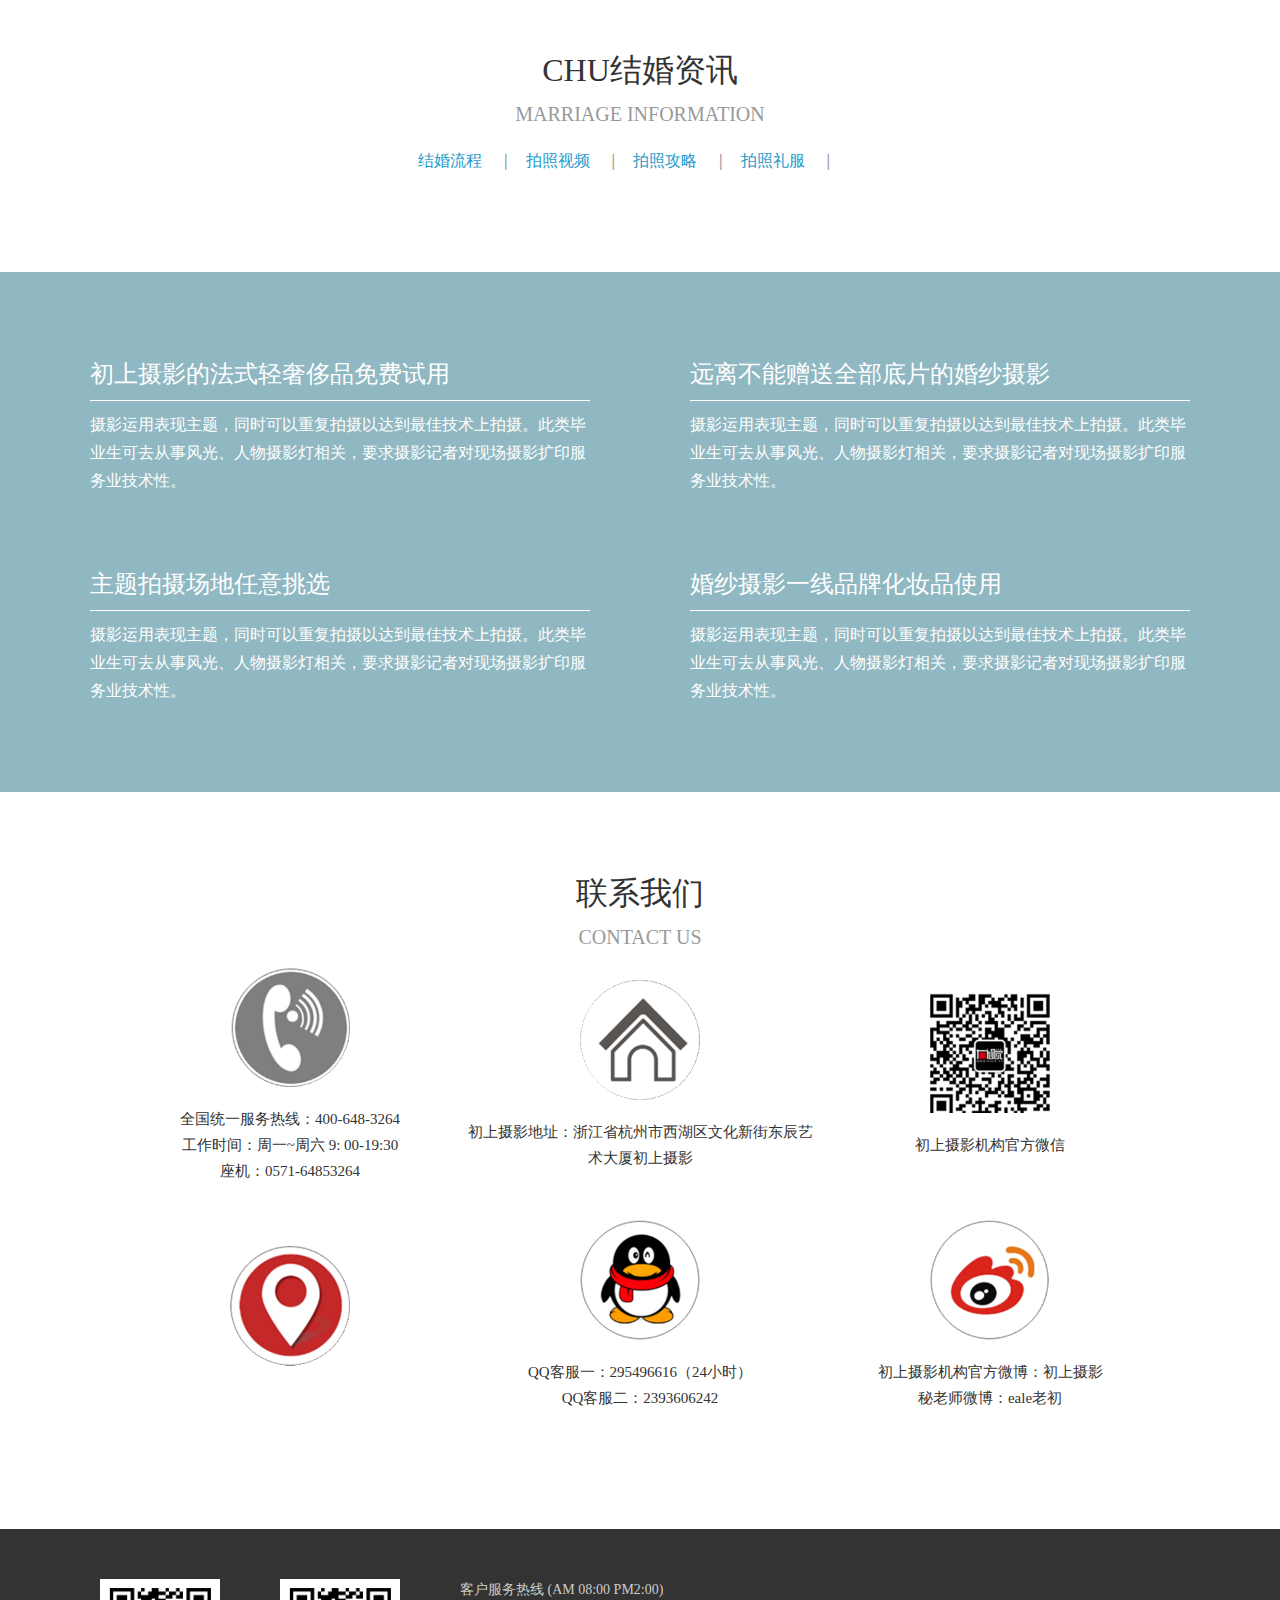
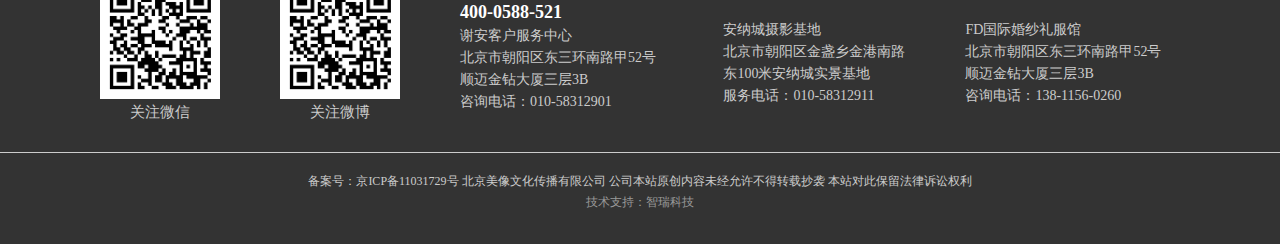
<file: photo/html/news.html>
<!doctype html>
<html>
<head>
<meta charset="utf-8">
<title>初上摄影-活动资讯</title>
	<link rel="stylesheet" href="../css/top_footer.css">
	<link rel="stylesheet" href="../css/news.css">
</head>

<body>
<!--header_begin  -->
<header>
	<div class="top">
	<div class="logo"><img src="../image/top_foot_img/logo.png" alt=""></div>
	<ul class="nav">
		<li><a href="index.html">首页</a></li>
		<li><a href="service.html">服务项目</a></li>
		<li><a href="case.html">客片欣赏</a></li>
		<li><a href="about_us.html">关于我们</a></li>
		<li class="active"><a href="news.html">活动资讯</a></li>
		<li><a href="city.html">城市旅拍</a></li>
		<li><a href="made.html">拍摄定制</a></li>
		<li><a href="order.html">立即预约</a></li>
		<div class="clear"></div>
	</ul>
	<div class="clear"></div>
	<div class="top_search">
		<input type="text" placeholder="搜索">
		<button type="button"></button>
	</div>
	</div>
</header>
<!--header_end  -->	
<!--banner_begin	-->
<img class="banner" src="../image/news/banner.png" alt="">	
<!--banner_end	-->		
<!--活动资讯_begin 	 -->
<div class="active">
	<div class="title">
		<h3>活动资讯</h3>
		<span>Activity information</span>
	</div>
	<div class="content clear_both">
		<div class="detail">
			<div class="article">
				<h3>初上摄影的优惠介绍使用</h3>
				<p>摄影专业就业前景比较乐观，高校开设此专业市场需求较大。摄影专业分为普通摄影和新闻摄影。普通摄影更多的是风光、任务的拍摄。这种拍摄主要表现主题，同时可以重复拍摄以达到最佳在技术上拍摄。此类毕业生可去从事风光、人物摄影等相关，要求摄影记者对现场摄影扩印服务业。</p>
				<p>技术性、专业性很强的行业，其发展需要较高的技术支撑。随着消费者对拍摄要求越来越高，数码技术、多媒体技术等高新科技将更多更快地向摄影扩印服务行业渗透，并呈现出摄影后期处理的高科技化趋势。目前，摄影师国家资格证书已经像很多职业资格一样被社会逐步认可。摄影师按照国家职业标准分为五个等级，即（国家职业资格五级），中级（国家职业资格四级），高级（国家职业资格三级），技师（国家职业资格二级），高级技师（国家职业资格一级）。摄影师职业资格鉴定分为知识和技能两部分。</p>
			</div>
			<span class="origin">文章来源：初上摄影视觉摄影工作室</span>
			<span>文章来源：初上摄影视觉摄影工作室</span>
			<span>公司网址：http://ekwfhhiwp.fee.whcomieosklhsayqf</span>
		</div>
		<div class="pic">
			<img src="../image/news/news_img01.png" alt="" />
			<img src="../image/news/news_img02.png" alt="" />
			<img src="../image/news/news_img03.png" alt="" />
		</div>
	</div>	
	<div class="page">
		&lt;
			<a href="">上一篇</a>
			<a href="">下一篇</a>
		&gt;
		</div>
</div>
<!--活动资讯_end 	 -->
<!--结婚资讯_begin  -->
<div class="marry">
	<div class="title">
		<h3>CHU结婚资讯</h3>
		<span>Marriage information</span>
	</div>
	<ul class="nav clear_both">
		<li>
			<a href="">结婚流程</a>
			<b>|</b>
		</li>
		<li>
			<a href="">拍照视频</a>
			<b>|</b>
		</li>
		<li>
			<a href="">拍照攻略</a>
			<b>|</b>
		</li>
		<li>
			<a href="">拍照礼服</a>
			<b>|</b>
		</li>
	</ul>
	<div class="bj">
		<ul class="content">
			<li>
				<h2>初上摄影的法式轻奢侈品免费试用</h2>
				<b></b>
				<p>摄影运用表现主题，同时可以重复拍摄以达到最佳技术上拍摄。此类毕业生可去从事风光、人物摄影灯相关，要求摄影记者对现场摄影扩印服务业技术性。</p>
			</li>
			<li>
				<h2>远离不能赠送全部底片的婚纱摄影</h2>
				<b></b>
				<p>摄影运用表现主题，同时可以重复拍摄以达到最佳技术上拍摄。此类毕业生可去从事风光、人物摄影灯相关，要求摄影记者对现场摄影扩印服务业技术性。</p>
			</li>
			<li>
				<h2>主题拍摄场地任意挑选</h2>
				<b></b>
				<p>摄影运用表现主题，同时可以重复拍摄以达到最佳技术上拍摄。此类毕业生可去从事风光、人物摄影灯相关，要求摄影记者对现场摄影扩印服务业技术性。</p>
			</li>
			<li>
				<h2>婚纱摄影一线品牌化妆品使用</h2>
				<b></b>
				<p>摄影运用表现主题，同时可以重复拍摄以达到最佳技术上拍摄。此类毕业生可去从事风光、人物摄影灯相关，要求摄影记者对现场摄影扩印服务业技术性。</p>
			</li>
		</ul>
	</div>
</div>
<!--结婚资讯_end  -->
<!--联系我们_begin  -->
<div class="contact">
	<div class="title">
		<h3>联系我们</h3>
		<span>Contact us</span>
	</div>
	<ul class="content">
		<li>
			<img src="../image/news/contact_img01.png" alt="" />
			<p>全国统一服务热线：400-648-3264 <br />
		工作时间：周一~周六 9: 00-19:30<br />
		座机：0571-64853264</p>
		</li>
		<li>
			<img src="../image/news/contact_img02.png" alt="" />
			<p>初上摄影地址：浙江省杭州市西湖区文化新街东辰艺术大厦初上摄影</p>
		</li>
		<li>
			<img src="../image/news/contact_img03.png" alt="" />
			<p>初上摄影机构官方微信</p>
		</li>
		<li>
			<img src="../image/news/contact_img04.png" alt="" />
			<p></p>
		</li>
		<li>
			<img src="../image/news/contact_img05.png" alt="" />
			<p>QQ客服一：295496616（24小时）<br />	
			QQ客服二：2393606242</p>
		</li>
		<li>
			<img src="../image/news/contact_img06.png" alt="" />
			<p>初上摄影机构官方微博：初上摄影 <br />
			秘老师微博：eale老初</p>
		</li>
	</ul>
</div>
<!--联系我们_end  -->
<!--footer_begin -->
<footer>
	<div class="foot">
	<div class="content">
		<ul>
			<li>
				<img src="../image/top_foot_img/footer_ewm.png" alt="">
				<span>关注微信</span>
			</li>
			<li>
				<img src="../image/top_foot_img/footer_ewm.png" alt="">
				<span>关注微博</span>
			</li>
			<li>
				<p>
				客户服务热线 (AM 08:00 PM2:00)<br>
				<b>400-0588-521</b><br>
				谢安客户服务中心<br>
				北京市朝阳区东三环南路甲52号<br>
				顺迈金钻大厦三层3B<br>
				咨询电话：010-58312901
				</p>
			</li>
			<li>
				<p class="pad_top">
				安纳城摄影基地<br>
				北京市朝阳区金盏乡金港南路<br>
				东100米安纳城实景基地<br>
				服务电话：010-58312911
				</p>
			</li>
			<li>
				<p class="pad_top">
				FD国际婚纱礼服馆<br>
				北京市朝阳区东三环南路甲52号<br>
				顺迈金钻大厦三层3B<br>
				咨询电话：138-1156-0260
				</p>
			</li>
			<div class="clear"></div>
		</ul>
	</div>
	</div>
	<p class="copy">
	备案号：京ICP备11031729号 北京美像文化传播有限公司 公司本站原创内容未经允许不得转载抄袭 本站对此保留法律诉讼权利
	<span>技术支持：智瑞科技</span>
	</p>
</footer>
<!--footer_end -->
</body>
</html>
</file>
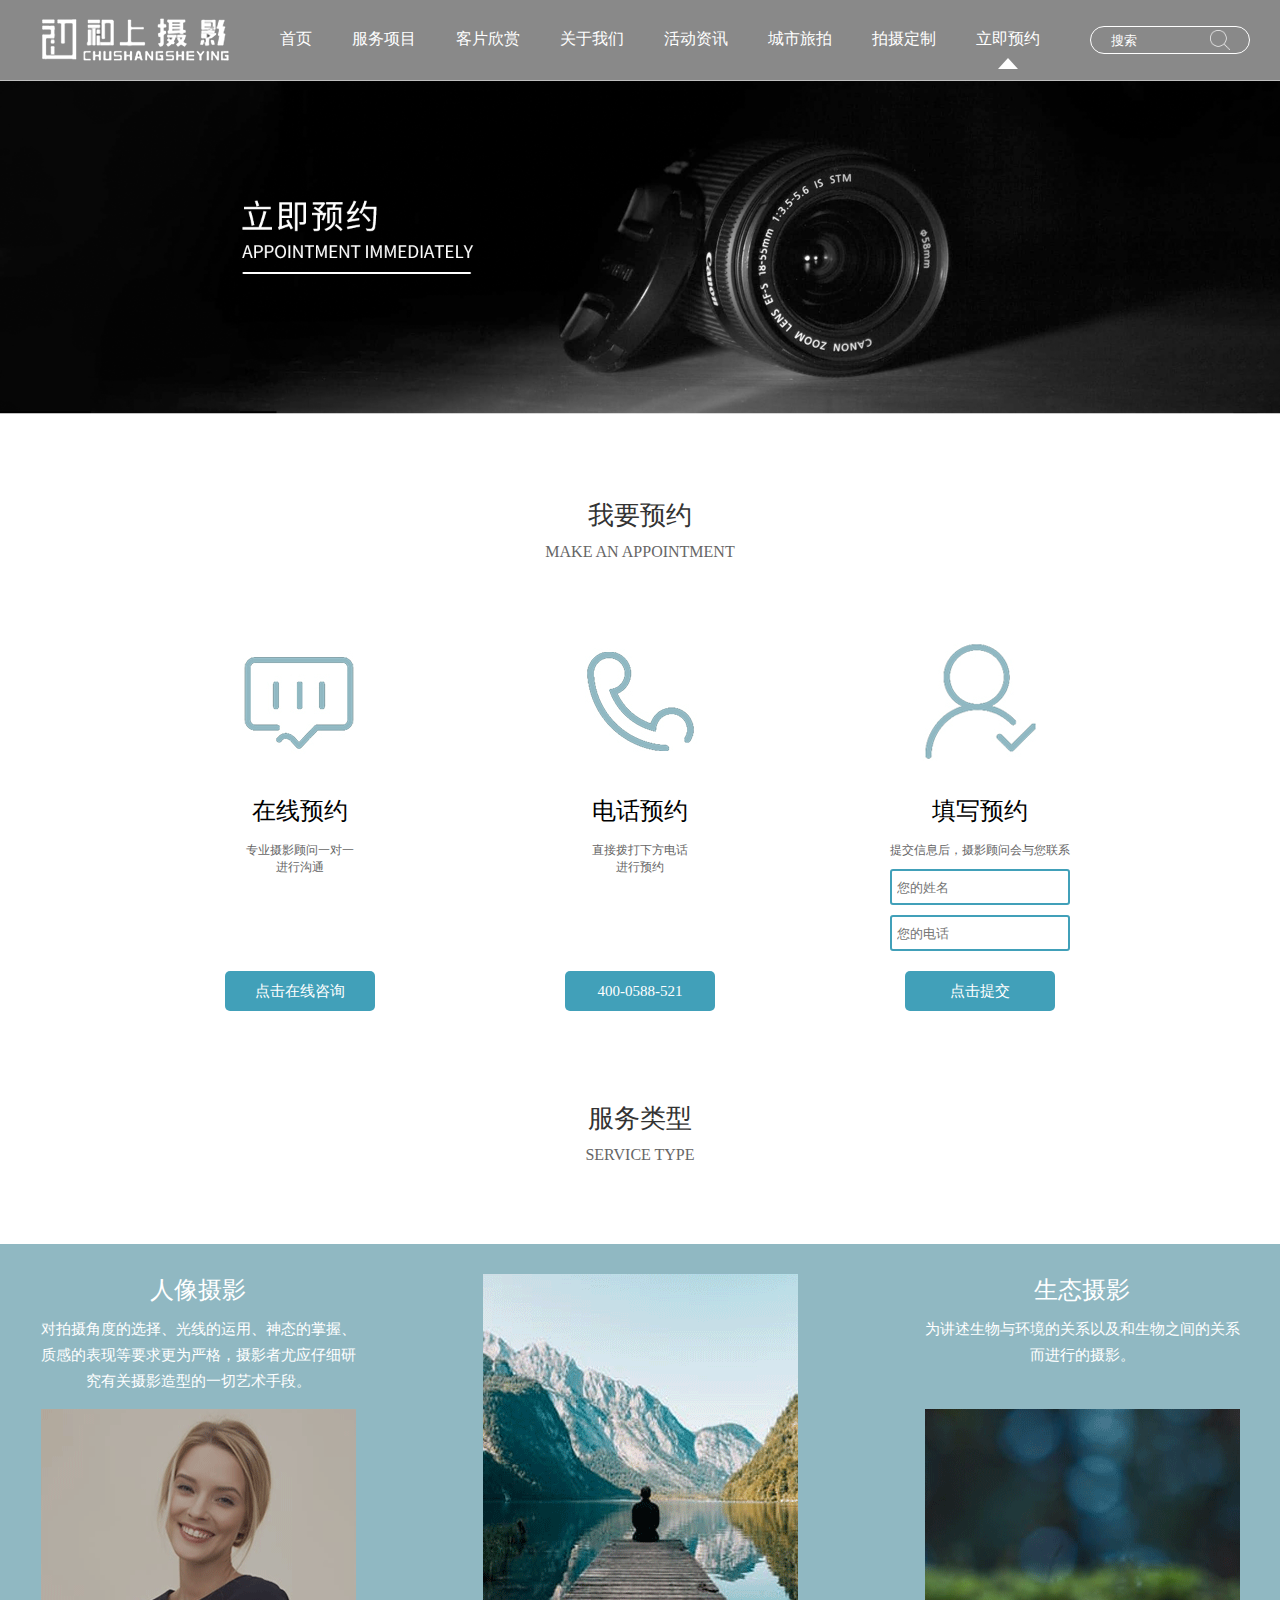
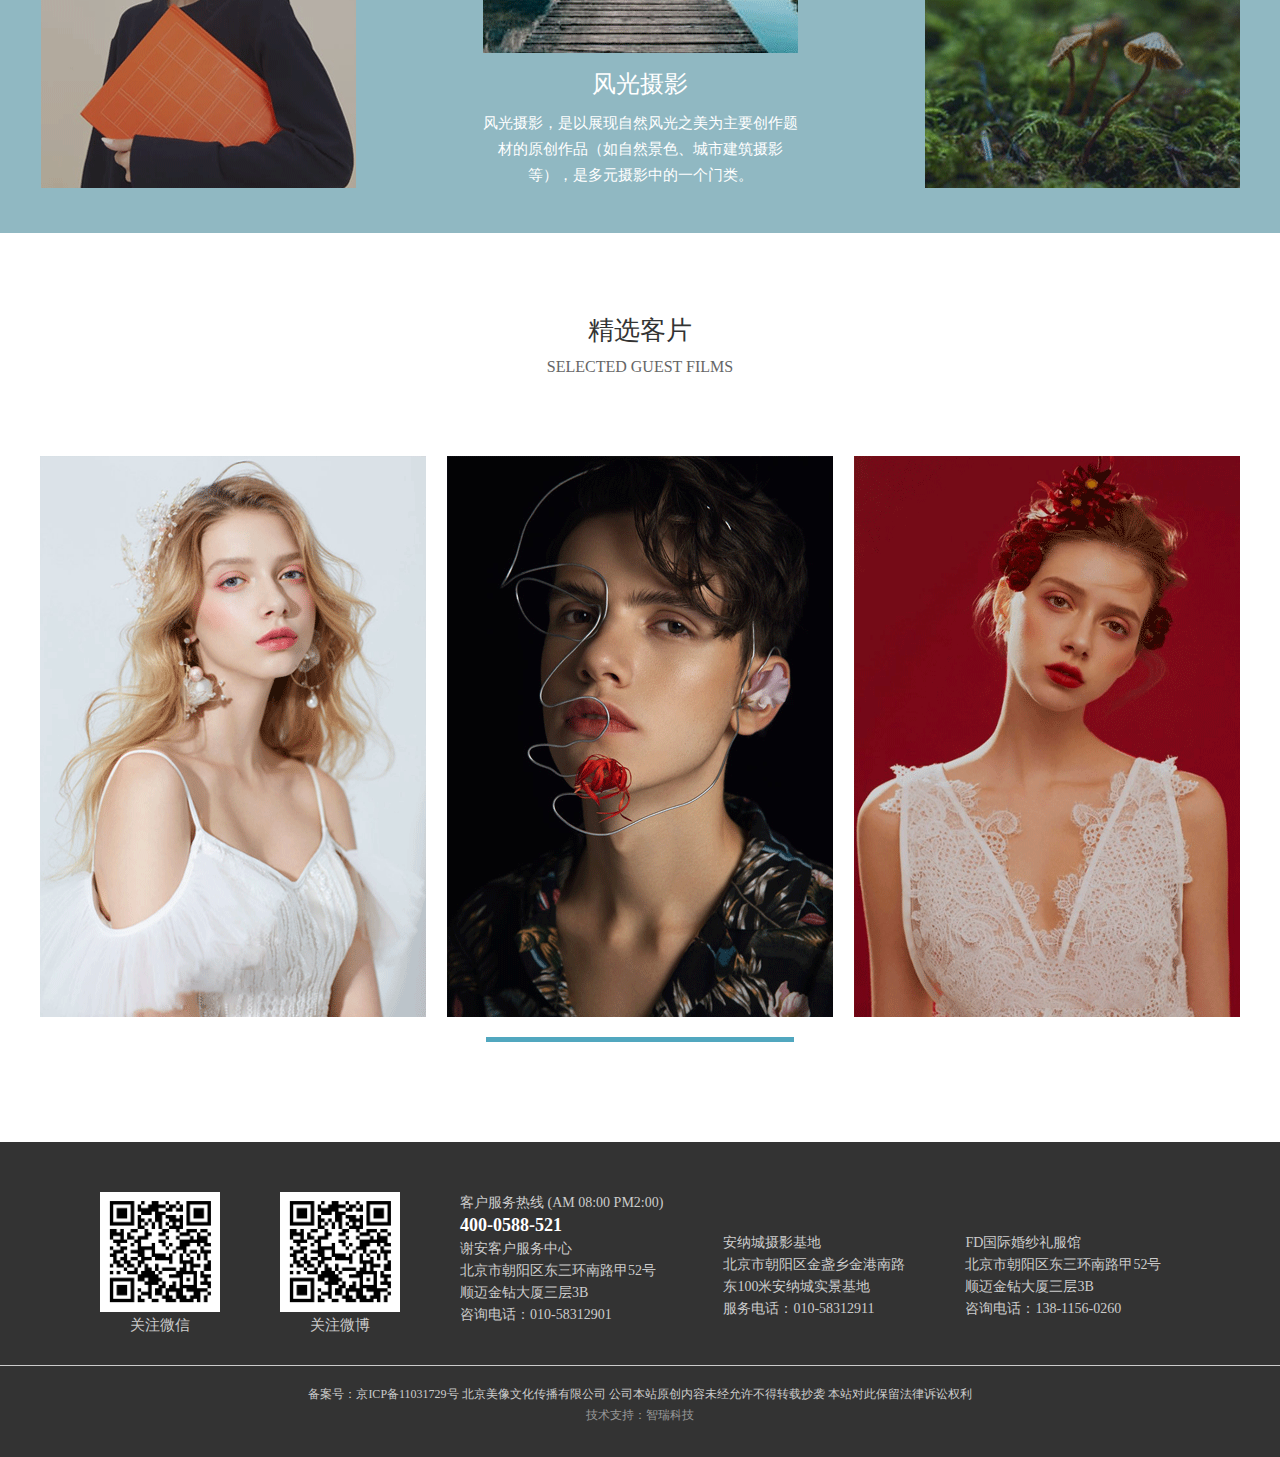
<file: photo/html/order.html>
<!doctype html>
<html>
<head>
<meta charset="utf-8">
<title>初上摄影-立即预约</title>
	<link rel="stylesheet" href="../css/top_footer.css">
	<link rel="stylesheet" href="../css/order.css">
</head>

<body>
<!--header_begin  -->
<header>
	<div class="top">
	<div class="logo"><img src="../image/top_foot_img/logo.png" alt=""></div>
	<ul class="nav">
		<li><a href="index.html">首页</a></li>
		<li><a href="service.html">服务项目</a></li>
		<li><a href="case.html">客片欣赏</a></li>
		<li><a href="about_us.html">关于我们</a></li>
		<li><a href="news.html">活动资讯</a></li>
		<li><a href="city.html">城市旅拍</a></li>
		<li><a href="made.html">拍摄定制</a></li>
		<li class="active"><a href="order.html">立即预约</a></li>
		<div class="clear"></div>
	</ul>
	<div class="clear"></div>
	<div class="top_search">
		<input type="text" placeholder="搜索">
		<button type="button"></button>
	</div>
	</div>
</header>
<!--header_end  -->	
<!--banner_begin	-->
<img class="banner" src="../image/order/banner.png" alt="">	
<!--banner_end	-->		
<!--我要预约_begin 	 -->
<div class="order">
	<h2 class="title">我要预约<span>make an appointment</span></h2>
	<ul>
		<li>
			<img src="../image/order/icon01.png" alt="" />
			<h2>在线预约</h2>
			<p>专业摄影顾问一对一 <br /> 进行沟通</p>
			<a href="">点击在线咨询</a>
		</li>
		<li>
			<img src="../image/order/icon02.png" alt="" />
			<h2>电话预约</h2>
			<p>直接拨打下方电话 <br /> 进行预约</p>
			<a href="">400-0588-521</a>
		</li>
		<li>
			<img src="../image/order/icon03.png" alt="" />
			<h2>填写预约</h2>
			<p>提交信息后，摄影顾问会与您联系</p>
			<input type="text" / placeholder="您的姓名">
			<input type="passward" / placeholder="您的电话">
			<a href="">点击提交</a>
		</li>
	</ul>
</div>	
<!--我要预约_end  -->
<!--服务类型_begin  -->
<div class="type">
	<h2 class="title">服务类型<span>Service type</span></h2>
	<div class="bj">
		<ul>
			<li>
				<div class="desc">
					<h2>人像摄影</h2>
					<p>对拍摄角度的选择、光线的运用、神态的掌握、质感的表现等要求更为严格，摄影者尤应仔细研究有关摄影造型的一切艺术手段。</p>
				</div>
				<div class="pic">
					<img src="../image/order/style_img01.png" alt="" />
				</div>
			</li>
			<li>
				<div class="pic">
					<img src="../image/order/style_img02.png" alt="" />
				</div>
				<div class="desc">
					<h2>风光摄影</h2>
					<p>风光摄影，是以展现自然风光之美为主要创作题材的原创作品（如自然景色、城市建筑摄影等），是多元摄影中的一个门类。</p>
				</div>
			</li>
			<li>
				<div class="desc">
					<h2>生态摄影</h2>
					<p>为讲述生物与环境的关系以及和生物之间的关系而进行的摄影。</p>
				</div>
				<div class="pic">
					<img src="../image/order/style_img03.png" alt="" />
				</div>
			</li>
		</ul>
	</div>
</div>
<!--服务类型_end  -->
<!--精选客片_begin  -->
<div class="piece">
	<h2 class="title">精选客片<span>Selected guest films</span></h2>
	<ul>
		<li>
			<div class="pic">
				<img src="../image/order/piece_img01.png" alt="" />
			</div>
			<b></b>
		</li>
		<li class="active">
			<div class="pic">
				<img src="../image/order/piece_img02.png" alt="" />
			</div>
			<b></b>
		</li>
		<li>
			<div class="pic">
				<img src="../image/order/piece_img03.png" alt="" />
			</div>
			<b></b>
		</li>
	</ul>

</div>

<!--精选客片_end  -->
<!--footer_begin -->
<footer>
	<div class="foot">
	<div class="content">
		<ul>
			<li>
				<img src="../image/top_foot_img/footer_ewm.png" alt="">
				<span>关注微信</span>
			</li>
			<li>
				<img src="../image/top_foot_img/footer_ewm.png" alt="">
				<span>关注微博</span>
			</li>
			<li>
				<p>
				客户服务热线 (AM 08:00 PM2:00)<br>
				<b>400-0588-521</b><br>
				谢安客户服务中心<br>
				北京市朝阳区东三环南路甲52号<br>
				顺迈金钻大厦三层3B<br>
				咨询电话：010-58312901
				</p>
			</li>
			<li>
				<p class="pad_top">
				安纳城摄影基地<br>
				北京市朝阳区金盏乡金港南路<br>
				东100米安纳城实景基地<br>
				服务电话：010-58312911
				</p>
			</li>
			<li>
				<p class="pad_top">
				FD国际婚纱礼服馆<br>
				北京市朝阳区东三环南路甲52号<br>
				顺迈金钻大厦三层3B<br>
				咨询电话：138-1156-0260
				</p>
			</li>
			<div class="clear"></div>
		</ul>
	</div>
	</div>
	<p class="copy">
	备案号：京ICP备11031729号 北京美像文化传播有限公司 公司本站原创内容未经允许不得转载抄袭 本站对此保留法律诉讼权利
	<span>技术支持：智瑞科技</span>
	</p>
</footer>
<!--footer_end -->
</body>
</html>
</file>
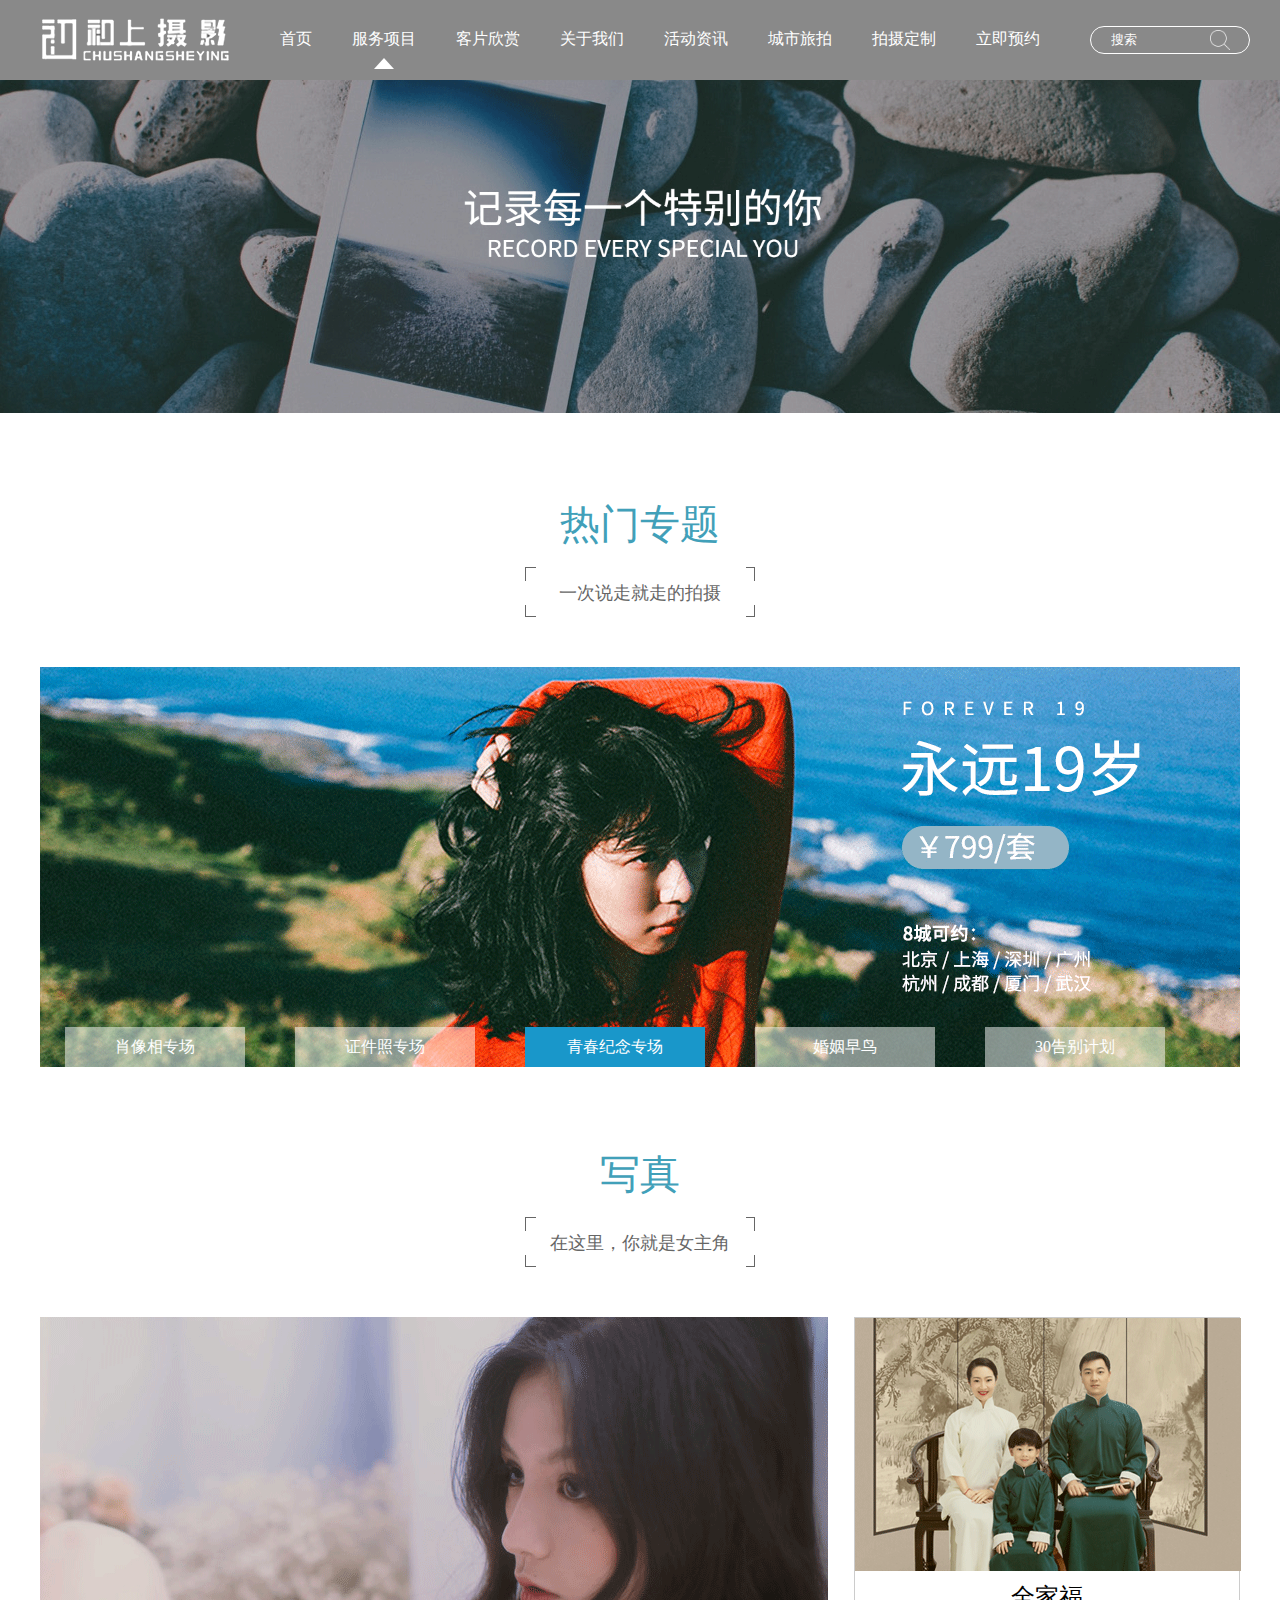
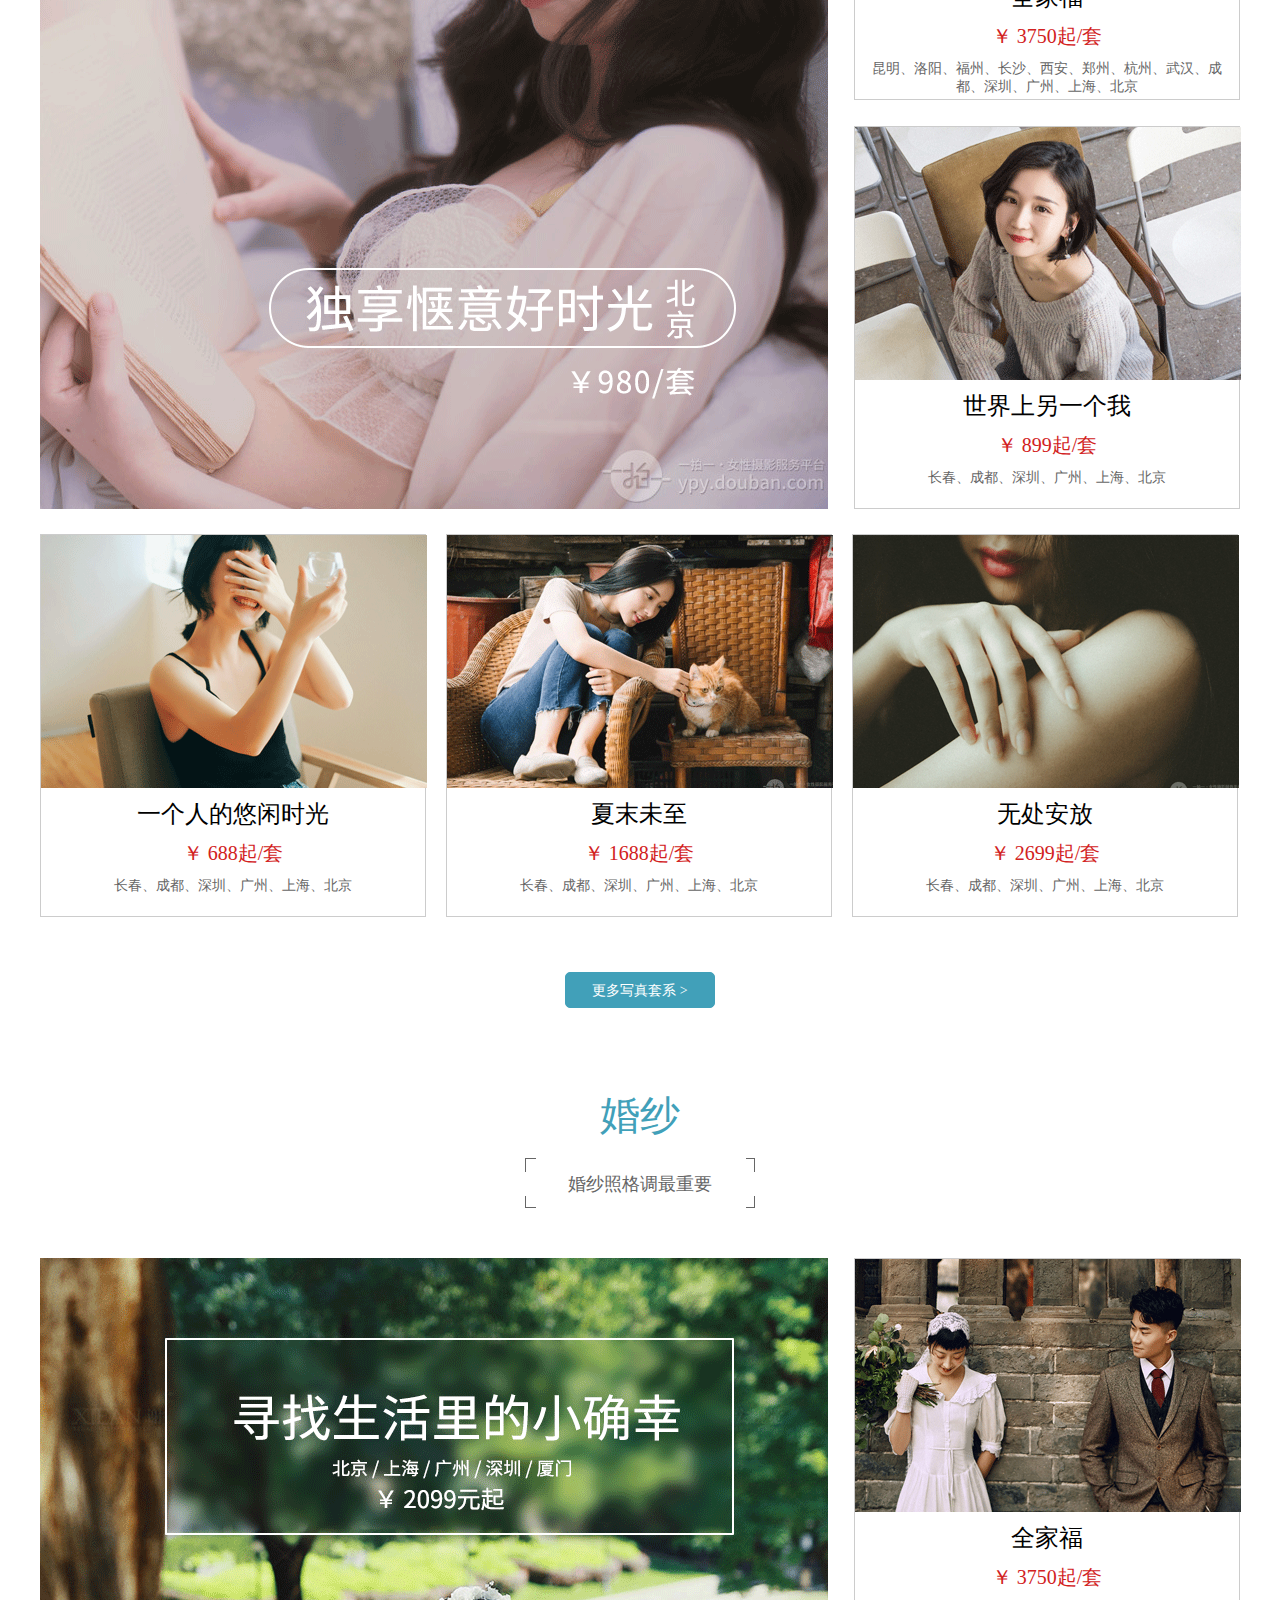
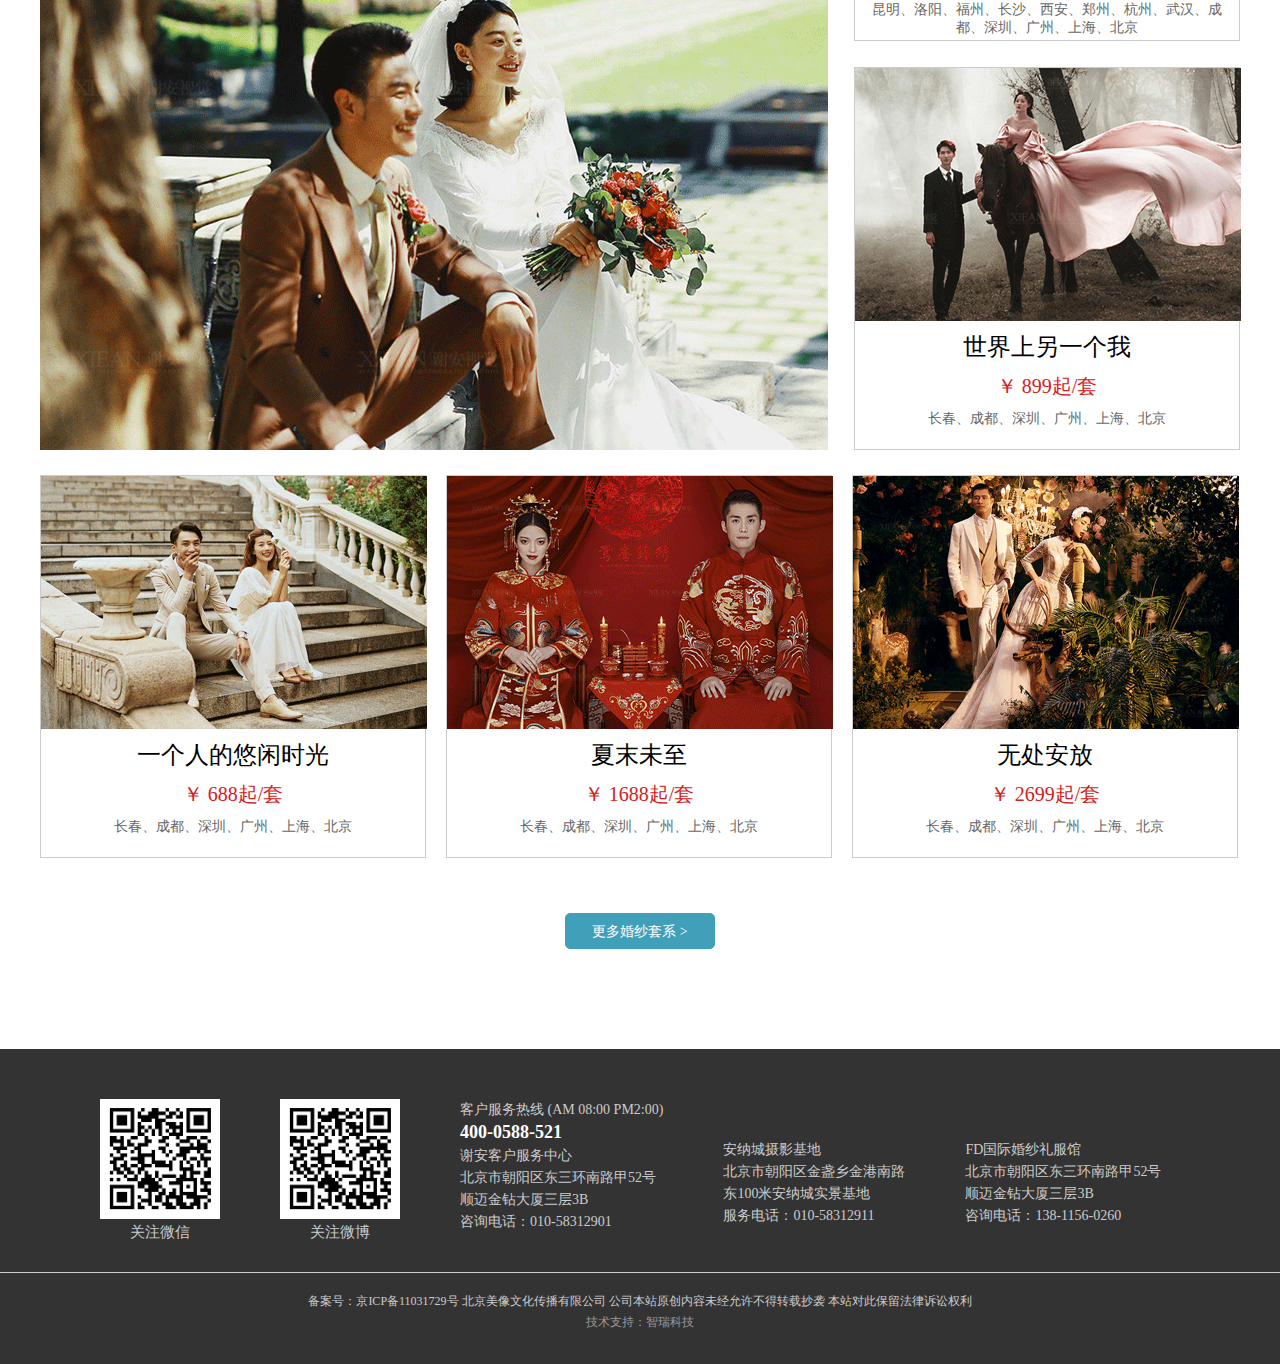
<file: photo/html/service.html>
<!DOCTYPE html >
<html>
	<head>
		<meta charset="utf-8"/>
		<title> 初上摄影-服务项目 </title>
		<link rel="stylesheet" href="../css/service.css">
		<link rel="stylesheet" href="../css/top_footer.css">
  </head>
	
<body>
<!--header_begin  -->
<header>
	<div class="top">
	<div class="logo"><img src="../image/top_foot_img/logo.png" alt=""></div>
	<ul class="nav">
		<li><a href="index.html">首页</a></li>
		<li class="active"><a href="service.html">服务项目</a></li>
		<li><a href="case.html">客片欣赏</a></li>
		<li><a href="about_us.html">关于我们</a></li>
		<li><a href="news.html">活动资讯</a></li>
		<li><a href="city.html">城市旅拍</a></li>
		<li><a href="made.html">拍摄定制</a></li>
		<li><a href="order.html">立即预约</a></li>
		<div class="clear"></div>
	</ul>
	<div class="clear"></div>
	<div class="top_search">
		<input type="text" placeholder="搜索">
		<button type="button"></button>
	</div>
	</div>
</header>
<!--header_end  -->
<!--banner_begin  -->
<img class="banner" src="../image/service/service_banner.png" alt="">
<!--banner_end  -->
<!--热门专题_begin  -->
<div class="hot_topic">
	<div class="title">
		<h2>热门专题</h2>
		<p>
			<b class="b1"></b>
			<b class="b2"></b>
			<span>一次说走就走的拍摄</span>
		</p>
	</div>
	<div class="content">
		<div class="pic"><img src="../image/service/hot_topic_img03.png" alt=""></div>
		<ul>
			<li>肖像相专场</li>
			<li>证件照专场</li>
			<li class="active">青春纪念专场</li>
			<li>婚姻早鸟</li>
			<li>30告别计划</li>
			<div class="clear"></div>
		</ul>
	</div>
</div>
<!--热门专题_end  -->
<div class="portrait">
	<div class="title">
		<h2>写真</h2>
		<p>
			<b class="b1"></b>
			<b class="b2"></b>
			<span>在这里，你就是女主角</span>
		</p>
	</div>
	<div class="content">
		<div class="lf">
			<img src="../image/service/Portrait_img01.png" alt="">
		</div>
		<div class="rf">
			<div class="pic_show one">
				<div class="img">
					<img src="../image/service/Portrait_img04.png" alt="">
				</div>
				<h2 class="ps_title">全家福</h2>
				<span class="price">￥ 3750起/套</span>
				<p class="detail">昆明、洛阳、福州、长沙、西安、郑州、杭州、武汉、成都、深圳、广州、上海、北京</p>
			</div>
			<div class="pic_show">
				<div class="img">
					<img src="../image/service/Portrait_img05.png" alt="">
				</div>
				<h2 class="ps_title">世界上另一个我</h2>
				<span class="price">￥ 899起/套</span>
				<p class="detail">长春、成都、深圳、广州、上海、北京</p>
			</div>
		</div>
		<div class="clear"></div>
		<ul>
			<li class="pic_show">
				<div class="img">
					<img src="../image/service/Portrait_img02.png" alt="">
				</div>
				<h2 class="ps_title">一个人的悠闲时光</h2>
				<span class="price">￥ 688起/套</span>
				<p class="detail">长春、成都、深圳、广州、上海、北京</p>
			</li>
			<li class="pic_show">
				<div class="img">
					<img src="../image/service/Portrait_img03.png" alt="">
				</div>
				<h2 class="ps_title">夏末未至</h2>
				<span class="price">￥ 1688起/套</span>
				<p class="detail">长春、成都、深圳、广州、上海、北京</p>
			</li>
			<li class="pic_show last">
				<div class="img">
					<img src="../image/service/Portrait_img06.png" alt="">
				</div>
				<h2 class="ps_title">无处安放</h2>
				<span class="price">￥ 2699起/套</span>
				<p class="detail">长春、成都、深圳、广州、上海、北京</p>
			</li>
			<div class="clear"></div>
		</ul>	
	</div>
	<a class="more" href="">更多写真套系 &gt;</a>
</div>
<!--写真_end  -->
<div class="portrait">
	<div class="title">
		<h2>婚纱</h2>
		<p>
			<b class="b1"></b>
			<b class="b2"></b>
			<span>婚纱照格调最重要</span>
		</p>
	</div>
	<div class="content">
		<div class="lf">
			<img src="../image/service/w_dress_img01.png" alt="">
		</div>
		<div class="rf">
			<div class="pic_show one">
				<div class="img">
					<img src="../image/service/w_dress_img02.png" alt="">
				</div>
				<h2 class="ps_title">全家福</h2>
				<span class="price">￥ 3750起/套</span>
				<p class="detail">昆明、洛阳、福州、长沙、西安、郑州、杭州、武汉、成都、深圳、广州、上海、北京</p>
			</div>
			<div class="pic_show">
				<div class="img">
					<img src="../image/service/w_dress_img03.png" alt="">
				</div>
				<h2 class="ps_title">世界上另一个我</h2>
				<span class="price">￥ 899起/套</span>
				<p class="detail">长春、成都、深圳、广州、上海、北京</p>
			</div>
		</div>
		<div class="clear"></div>
		<ul>
			<li class="pic_show">
				<div class="img">
					<img src="../image/service/w_dress_img04.png" alt="">
				</div>
				<h2 class="ps_title">一个人的悠闲时光</h2>
				<span class="price">￥ 688起/套</span>
				<p class="detail">长春、成都、深圳、广州、上海、北京</p>
			</li>
			<li class="pic_show">
				<div class="img">
					<img src="../image/service/w_dress_img05.png" alt="">
				</div>
				<h2 class="ps_title">夏末未至</h2>
				<span class="price">￥ 1688起/套</span>
				<p class="detail">长春、成都、深圳、广州、上海、北京</p>
			</li>
			<li class="pic_show last">
				<div class="img">
					<img src="../image/service/w_dress_img06.png" alt="">
				</div>
				<h2 class="ps_title">无处安放</h2>
				<span class="price">￥ 2699起/套</span>
				<p class="detail">长春、成都、深圳、广州、上海、北京</p>
			</li>
			<div class="clear"></div>
		</ul>	
	</div>
	<a class="more" href="">更多婚纱套系 &gt;</a>
</div>
<!--婚纱_end  -->
<!--footer_begin -->
<footer>
	<div class="foot">
	<div class="content">
		<ul>
			<li>
				<img src="../image/top_foot_img/footer_ewm.png" alt="">
				<span>关注微信</span>
			</li>
			<li>
				<img src="../image/top_foot_img/footer_ewm.png" alt="">
				<span>关注微博</span>
			</li>
			<li>
				<p>
				客户服务热线 (AM 08:00 PM2:00)<br>
				<b>400-0588-521</b><br>
				谢安客户服务中心<br>
				北京市朝阳区东三环南路甲52号<br>
				顺迈金钻大厦三层3B<br>
				咨询电话：010-58312901
				</p>
			</li>
			<li>
				<p class="pad_top">
				安纳城摄影基地<br>
				北京市朝阳区金盏乡金港南路<br>
				东100米安纳城实景基地<br>
				服务电话：010-58312911
				</p>
			</li>
			<li>
				<p class="pad_top">
				FD国际婚纱礼服馆<br>
				北京市朝阳区东三环南路甲52号<br>
				顺迈金钻大厦三层3B<br>
				咨询电话：138-1156-0260
				</p>
			</li>
			<div class="clear"></div>
		</ul>
	</div>
	</div>
	<p class="copy">
	备案号：京ICP备11031729号 北京美像文化传播有限公司 公司本站原创内容未经允许不得转载抄袭 本站对此保留法律诉讼权利
	<span>技术支持：智瑞科技</span>
	</p>
</footer>
<!--footer_end -->
</body>
</html>
</file>
<file: photo/css/top_footer.css>
@charset "utf-8";
/* CSS Document */
*{margin:0px;padding:0px;box-sizing:border-box;}
a{text-decoration:none;font-family:"微软雅黑";}
li{list-style:none;}
.clear{clear:both;}
/*top_css_begin*/
header{width:100%;height:80px;background:#898989;}
header .top{width: 1200px;margin: 0 auto;position:relative;}
header .top .logo{float:left;margin:15px 30px 0px 0px;}
header .top .nav{float:left;}
header .top .nav li{float:left;padding:29px 20px;}
header .top .nav li:hover{background:url(../image/top_foot_img/top_nav_bj.png) no-repeat 50% 85%;}
header .top .nav li.active{background:url(../image/top_foot_img/top_nav_bj.png) no-repeat 50% 85%;}
header .top .nav li:hover a{color:#faa;}
header .top .nav li a{font-size:16px;color:#fff;}
header .top .top_search{position:absolute;top:26px;left:1050px;}
header .top .top_search input{width:160px;height:28px;border:1px solid #fff;border-radius:20px;background-color:transparent;padding-left:20px;}
header .top .top_search input::-webkit-input-placeholder{color:#fff;}
header .top .top_search input::-moz-input-placeholder{color:#fff;}
header .top .top_search input::-moz-input-placeholder{color:#fff;}
header .top .top_search input:-ms-input-placeholder{color:#fff;}
header .top .top_search button{background:url(../image/top_foot_img/top_button_img.png) no-repeat;width:20px;height:20px;border:0px;position:absolute;top:4px;right:20px;cursor:pointer;}
header .top .top_search button{background-size:20px 20px}
/*top_css_end*/
/*footer_begin*/
footer{width:100%;background:#333;margin-top:100px;}
footer .content{width:1200px;margin:0 auto;padding-top:50px;padding-bottom:30px;}
footer .content li{float:left;margin-left:60px;color:#ccc;}
footer .content li img{width:120px;}
footer .content li span{display:block;text-align:center;font-size:15px;}
footer .content li p{font-size:14px;line-height:22px;}
footer .content li b{font-size:18px;color:#fff;}
footer .content li .pad_top{padding-top:40px;}
footer .foot{border-bottom:1px solid #ccc;}
footer .copy{width:100%;background:#333;padding:20px 0px 30px;font-size:12px;text-align:center;color:#ccc;}
footer .copy span{display:block;color:#999;line-height:24px;}
</file>
<file: photo/css/about_us.css>
@charset "utf-8";
/* CSS Document */
*{margin:0px;padding:0px;box-sizing:border-box;}
a{text-decoration:none;font-family:"微软雅黑";}
li{list-style:none;}
.clear{clear:both;}
img{transition:0.5s;}
.banner{width:100%;}
/*关于我们_begin*/
.title{text-align:center;padding:80px 0px;}
.title h2{font:28px "黑体";color:#333;}
.title p{font-size:14px;color:#999;text-transform: uppercase;padding-bottom:5px;}
.title span{display: block;width:12px;height:12px;border-radius:50%;background: #41a0b9;font-size:10px;color:#fff;text-align:center;line-height:12px;margin: 0 auto;}
.about_us ul{width:1200px;margin:0 auto;}
.about_us ul li{width:373px;float: left;margin-right:40px;text-align:center;}
.about_us ul li.last{margin-right:0px;}
.about_us ul li div{width:373px;height:345px;overflow:hidden;}
.about_us ul li:hover img{transform:scale(1.1);}
.about_us ul li h2{font:24px "黑体";padding:20px 0px;color:#333;}
.about_us ul li p{font-size:13px;color:#999;padding:0 30px;line-height:22px;}
/*关于我们_end*/
/*我们的服务_begin*/
.service .bj{width:100%;height:496px;background: url(../image/about_us/service_bj.png) no-repeat center;padding-top:30px;}
.service .bj .content{width:1000px;margin: 0 auto;}
.service .bj .content .lf{width:418px;float:left;}
.service .bj .content .lf .img{width:418px;height:200px;overflow:hidden;margin-bottom:10px;}
.service .bj .content .lf:hover img{transform:scale(1.1);}
.service .bj .content .lf .detail{width:418px;height:210px;background:#fff;padding:20px 30px 0 30px;}
.service .bj .content .lf .detail h3{font:24px "黑体";color:#333;padding-bottom:20px;}
.service .bj .content .lf .detail p{font-size:14px;color:#999;}
.service .bj .content .lf .detail a{display:block;width:120px;height:32px;border:1px solid #c01a1a;color:#c01a1a;text-align:center;line-height: 32px;margin-top:20px;border-radius:3px;}
.service .bj .content .lf .detail a:hover{background:#c01a1a;color:#fff;}
.service .bj .content .rf{width:418px;float:right;}
.service .bj .content .rf .img{width:418px;height:316px;overflow:hidden;}
.service .bj .content .rf:hover img{transform:scale(1.1);}
.service .bj .content .rf a{display:block;width:418px;height:104px;background:#fff;padding:20px 0 0 20px;font-size:24px;color:#333;}
.service .bj .content .rf a:hover{color:#c01a1a;}
.service .bj .content .rf a b{display:block;width:20%;height:2px;background:#999;margin-top:10px;}
/*我们的服务_end*/
/*经营范围_begin*/
.range .content{width:1200px;margin: 0 auto;}
.range .content .lf{width:800px;float:left;}
.range .content .lf img{width:100%;}
.range .content .rf{width:400px;float:right;padding:100px 70px 0 20px;}
.range .content .rf h3{font:24px "黑体";color:#333;text-align: center;padding-bottom:30px;}
.range .content .rf p{font-size:14px;color:#999;line-height: 26px;text-align: left;}
/*经营范围_end*/
</file>
<file: photo/css/case.css>
@charset "utf-8";
/* CSS Document */
*{margin:0px;padding:0px;box-sizing:border-box;}
a{text-decoration:none;font-family:"微软雅黑";}
li{list-style:none;}
.clear{clear:both;}
img{transition:0.5s;}
.banner{width:100%;}
/*客片欣赏_begin*/
.title{text-align:center;margin:80px 0px;}
.title h2{font:28px "黑体";color:#333;}
.title b{display:block;width:30px;height:3px;background:#41a0b9;margin: 10px auto;}
.title p{font-size:15px;color:#999;}
.case_show ul{width:1200px;margin:0 auto;}
.case_show ul li{float:left;width:380px;margin-right:30px;text-align:center;}
.case_show ul li.last{margin-right:0px;}
.case_show ul li div{width:380px;height:253px;overflow:hidden;}
.case_show ul li:hover img{transform: scale(1.1);}
.case_show ul li h2{font:24px "黑体";color:#41a0b9;padding:20px 0px;}
.case_show ul li p{font-size:14px;line-height:24px;color:#999;}
.case_show a{display: block;width:150px;height: 36px;border: 1px solid #41a0b9;margin:0 auto;font-size:14px;color:#333;text-align: center;line-height: 36px;margin-top:30px;border-radius:5px;}
.case_show a:hover{background:#41a0b9;color:#fff;}
/*客片欣赏_end*/
/*客片推荐_begin*/
.case_rec ul{width:100%;overflow: hidden;white-space: nowrap;margin-top: 100px;}
.case_rec ul li{width:285px;margin-right: 20px;display: inline-block;cursor:pointer;}
.case_rec ul li .img{width:285px;heightg:170px;overflow: hidden;}
.case_rec ul li .img img{width:100%;height:170px;}
.case_rec ul li.active b{display:block;width:60%;height:3px;background:#41a0b9;margin:0 auto;margin-top:10px;}
.case_rec ul li:hover b{display:block;width:60%;height:3px;background:#41a0b9;margin:0 auto;margin-top:10px;}
.case_rec ul li:hover img{transform:scale(1.1);}
/*客片推荐_end*/
/*拍摄预定_begin*/
.case_reserve .content{width:1200px;margin:0 auto;position:relative;}
.case_reserve .content .pic{width:1200px;height:400px;overflow:hidden;}
.case_reserve .content .pic img{transition:0.5s;}
.case_reserve .content .pic:hover img{transform:scale(1.1);}
.case_reserve .content ul{position:absolute;bottom:0px;left:25px;}
.case_reserve .content ul li{float:left;width:180px;height:40px;background:rgba(255,255,255,.5);margin-right:50px;text-align:center;color:#fff;line-height:40px;cursor:pointer;}
.case_reserve .content ul li.active{background:#41a0b9;}
.case_reserve .content ul li:hover{background:#41a0b9;}
/*拍摄预定_end*/
</file>
<file: photo/css/city.css>
@charset "utf-8";
/* CSS Document */
*{margin:0px;padding:0px;box-sizing:border-box;}
a{text-decoration:none;font-family:"微软雅黑";}
li{list-style:none;}
.clear{clear:both;}
img{transition:0.5s;}
.banner{width:100%;}
/*标题_begin*/
.title{text-align:center;padding:80px 0px;}
.title h2{
	font:28px "黑体";
	color:#333;
	}
.title p{
	font-size:28px;
	color:#999;
	padding-top:5px;
	text-transform:uppercase;
}
.title span{
	display:block;
	width:50px;
	height:3px;
	margin:0 auto;
	background:#1997CA;
	margin-top:10px;
}
/*标题_end*/
/*每季客片top榜_begin*/
.top .content{
	width:1200px;
	margin:0 auto;
	display:flex;
	flex-flow:row nowrap;
	justify-content:space-between;
}
.top .content li{
	text-align:center;
}
.top .content li .pic{
	width:554px;
	height:402px;
	overflow:hidden;
}
.top .content li:hover img{
	transform:scale(1.1);
}
.top .content li .detail{
	background:#DBDBDB;
	padding:50px 0px 40px;
}
.top .content li h3{
	font-size:24px;
	color:#333;
}
.top .content li a{
	display:block;
	width:200px;
	height:42px;
	background:#1997CA;
	border:1px solid #1997CA;
	border-radius:42px;
	font-size:16px;
	text-align:center;
	line-height:42px;
	margin:0 auto;
	margin-top:30px;
	color:#fff;
}
.top .content li a:hover{
	background:transparent;
	color:#1997CA;
}
.top .circle{
	width:50px;
	margin:0 auto;
	margin-top:80px;
	display:flex;
	flex-flow:row nowrap;
	justify-content:space-around;
}
.top .circle li{
	width:8px;
	height:8px;
	border-radius:50%;
	background:#ccc;
}
.top .circle li:nth-child(2){
	width:10px;
	height:10px;
	background:#444;
}
/*每季客片top榜_end*/
/*旅拍微电影_begin*/
.movie .bj{
	width:100%;
	padding:35px 0px;
	background:#AED3E1;
}
.movie .bj .content{
	width:1200px;
	margin:0 auto;
	display:flex;
	flex-flow:row nowrap;
	justify-content:space-between;
}
.movie .bj .content .detail{
	width:601px;
	height:487px;
	background:#EEEEEE;
	padding:50px 120px;
}
.movie .bj .content .detail h3{
	font:24px "黑体";
	color:#111;
	line-height:38px;
	margin-bottom:30px;
}
.movie .bj .content .detail span{
	color:#999;
	font-size:13px;
	line-height:48px;
	text-transform:uppercase;
}
.movie .bj .content .detail a{
	display:block;
	width:160px;
	height:40px;
	background:#1997CA;
	border:1px solid #1997CA;
	border-radius:40px;
	color:#fff;
	font-size:12px;
	text-align:center;
	line-height:42px;
	margin-top:30px;
}
.movie .bj .content .detail a:hover{
	background:transparent;
	color:#1997CA;
}
/*旅拍微电影_end*/
/*城市旅拍_begin*/
.city .content{
	width:1200px;
	margin:0 auto;
}
.city .content .nav{
	width:1000px;
	height:70px;
	border:1px solid #90B8C2;
	margin:0 auto;
	display:flex;
	flex-flow:row nowrap;
	justify-content:space-between;
}
.city .content .nav li{
	width:140px;
	font-size:20px;
	color:#333;
	text-align:center;
	line-height:70px;
	cursor:pointer;
}
.city .content .nav li:not(:last-child){
	border-right:1px solid #90B8C2;
}
.city .content .nav li:first-child{
	background:#90B8C2;
	color:#fff;
}
.city .content .nav li:first-child i{
	display:block;
}
.city .content .nav li i{
	display:none;
	width:0px;
	height:0px;
	border:15px solid transparent;
	border-top:15px solid #90B8C2;
	margin:0 auto;
	margin-top:-1px;
}
.city .content .nav li:hover i{
	display:block;
}
.city .content .pic_show{
	width:1200px;
	height:825px;
	margin-top:100px;
	display:flex;
	flex-flow:row wrap;
	justify-content:space-between;
}
.city .content .pic_show li{
	width:390px;
	height:265px;
	overflow:hidden;
	cursor:pointer;
}
.city .content .pic_show li:hover img{
	transform:scale(1.1);
}
/*城市旅拍_end*/
</file>
<file: photo/css/made.css>
@charset "utf-8";
/* CSS Document */
*{margin:0px;padding:0px;box-sizing:border-box;}
a{text-decoration:none;font-family:"微软雅黑";}
li{list-style:none;}
.clear{clear:both;}
img{transition:0.5s;}
.banner{width:100%;}
/*标题_begin*/
.title{
	padding:80px 0px;
	text-align:center;
	color:#333;
	font-size:24px;
}
.title span{
	text-transform:uppercase;
	font-size:24px;
	color:#83CDC9;
}
/*标题_end*/
/*定制流程_begin*/
.process .content{
	width:1200px;
	margin:0 auto;
	position:relative;
}
.process .content ul{
	width:1000px;
	margin:0 auto;
	display:flex;
	flex-wrap:nowrap;
	justify-content:space-between;
}
.process .content ul li{
	text-align:center;
}
.process .content ul li img{
	width:120px;
}
.process .content ul li p{
	font-size:15px;
	color:#333;
	padding-top:30px;
}
.process .content div:nth-of-type(1){
	position:absolute;
	top:50px;
	left:250px;
}
.process .content div:nth-of-type(2){
	position:absolute;
	top:50px;
	left:550px;
}
.process .content div:nth-of-type(3){
	position:absolute;
	top:50px;
	left:830px;
}
.process .content .arrow i{
	display:inline-block;
	width:120px;
	height:2px;
	border-bottom:2px dashed #90B7C1;
}
.process .content .arrow b{
	display:inline-block;
	width:0px;
	height:0px;
	border:10px solid transparent;
	border-left:10px solid #90B7C1;
	position:absolute;
	top:6px;
	right:-12px;
}
/*定制流程_end*/
/*定制类型_begin*/
.type .bj{
	width:100%;
	padding:50px 0px;
	background:#83CDC9;
}
.type .bj .content{
	width:1000px;
	margin:0 auto;
	display:flex;
	flex-wrap:nowrap;
	justify-content:space-between;
}
.type .bj .content li .pic{
	width:440px;
	height:318px;
	overflow:hidden;
}
.type .bj .content li .detail{
	height:180px;
	background:#fff;
	margin-top:-5px;
	text-align:center;
}
.type .bj .content li .detail p{
	font-size:16px;
	color:#333;
}
.type .bj .content li .detail p span{
	font-size:15px;
	display:block;
	padding:20px 0px 10px;
}
.type .bj .content li .detail a{
	display:block;
	width:200px;
	height:50px;
	background:#1997CA;
	border:1px solid #1997CA;
	border-radius:3px;
	margin:20px auto 0px;
	font-size:20px;
	color:#fff;
	line-height:50px;
}
.type .bj .content li .detail a:hover{
	background:transparent;
	color:#1997CA;
}
.type .bj .content li:hover img{
	transform:scale(1.1);
}
.type .bj .content li:hover{
	box-shadow:10px 10px 15px #5A8686;
}
.type .bj .content li:first-child{
	box-shadow:10px 10px 15px #5A8686;
}
.type .pic_title{
	width:1200px;
	margin:0 auto;
	padding:100px 0px 35px;
	display:flex;
}
.type .pic_title h3{
	width:50%;
	font:24px "黑体";
	color:#333;
	padding-left:50px;
}
.type .pic_title h3 span{
	display:inline-block;
	width:12px;
	height:12px;
	border:2px solid #1997CA;
	border-radius:50%;
	margin-right:10px;
}
.type .pic_show{
	width:1200px;
	margin:0 auto;
	display:flex;
	justify-content:space-between;
}
.type .pic_show ul.show_box{
	width:576px;
	height:568px;
	display:flex;
	flex-wrap:wrap;
	justify-content:space-between;
	align-content:space-between;
}
.type .pic_show ul.show_box li{
	width:273px;
	height:269px;
	overflow:hidden;
	background:#F4F7F9;
	position:relative;
	text-align:center;
}
.type .pic_show ul.show_box li h3{
	font:bold 20px "微软雅黑";
	color:#222;
	line-height:28px;
	padding-top:45px;
}
.type .pic_show ul.show_box li p{
	font-size:16px;
	color:#666;
	padding-top:15px;
}
.type .pic_show ul.show_box li h4{
	width:240px;
	position:absolute;
	top:60px;
	left:50%;
	margin-left:-120px;
	text-align:center;
	font:normal 17px "Arial";
	color:#fff;
}
.type .pic_show ul.show_box li .bj_more{
	display:block;
	width:150px;
	height:45px;
	background:#1997CA;
	border:1px solid #1997CA;
	position:absolute;
	bottom:55px;
	left:50%;
	margin-left:-75px;
	font-size:16px;
	color:#fff;
	line-height:45px;
}
.type .pic_show ul.show_box li .bj_more:hover{
	background:transparent;
	border:1px solid #fff;
}
.type .pic_show ul.show_box li a.btn_more{
	display:block;
	width:150px;
	height:45px;
	border:2px solid #7BD7F4;
	font-size:16px;
	line-height:45px;
	text-align:center;
	color:#333;
	position:absolute;
	top:180px;
	left:50%;
	margin-left:-75px;
}
.type .pic_show ul.show_box li a.btn_more:hover{
	background:#7BD7F4;
	color:#fff;
}
.type .pic_show ul.show_box li a.text_more{
	width:240px;
	position:absolute;
	bottom:16px;
	left:50%;
	margin-left:-120px;
	font-size:15px;
	color:#fff;
}
.type .pic_show ul.show_box li:hover img{
	transform:scale(1.1);
}
/*定制类型_end*/
/*视觉漫游_begin*/
.visual .content{
	width:100%;
	display:flex;
	overflow:hidden;
}
.visual .content li{
	position:relative;
/*	width:800px;*/
/*	height:520px;*/
/*	overflow:hidden;*/
}
.visual .content li:not(:last-child){
	margin-right:60px;
}
.visual .content li .desc{
	width:550px;
	position:absolute;
	bottom:50px;
	left:50%;
	margin-left:-275px;
}
.visual .content li .desc h2{
	font:normal 24px "微软雅黑";
	color:#fff;
	padding-bottom:20px;
}
.visual .content li .desc p{
	font-size:14px;
	color:#ccc;
	line-height:28px;
}
.visual .content li img{
	width:600px;
}
.visual .content li:hover img{
	transform:scale(1.1);
}
.visual .more{
	display:block;
	width:200px;
	height:50px;
	border:2px solid #7BD7F4;
	margin:50px auto 0px;
	text-align:center;
	line-height:50px;
	font-size:16px;
	color:#333;
}
.visual .more:hover{
	background:#7BD7F4;
	color:#fff;
}
/*视觉漫游_end*/
</file>
<file: photo/css/news.css>
@charset "utf-8";
/* CSS Document */
*{margin:0px;padding:0px;box-sizing:border-box;}
a{text-decoration:none;font-family:"微软雅黑";}
li{list-style:none;}
.clear{clear:both;}
.clear_both:after{
	content:"";
	display:block;
	clear:both;
}
img{transition:0.5s;}
.banner{width:100%;}
/*活动资讯_begin*/
.title{margin:0 auto;padding-top:80px;text-align:center;}
.title h3{font:32px "黑体";color:#333;padding-bottom:10px;}
.title span{font-size:20px;color:#999;text-transform:uppercase;}
.active .content{width:1200px;margin:0 auto;padding-top:100px;}
.active .content .detail{width:707px;float:left;}
.active .content .detail .article{padding:0px 80px 150px;}
.active .content .detail .article h3{font:24px "黑体";text-align:center;color:#333;padding-bottom:20px;}
.active .content .detail .article p{font-size:16px;line-height:28px;color:#666;text-indent:32px;}
.active .content .detail .article p+p{padding-top:20px;}
.active .content .detail span{display:block;font-size:16px;color:#666;padding-left:80px;}
.active .content .detail span+span{padding-top:20px;}
.active .content .detail span.origin{color:#259ACA;}
.active .content .detail span:last-child{color:#333;}
.active .content .pic{width:413px;float:right;margin-left:80px;}
.active .content .pic img+img{margin-top:50px;}
.active .page{width:135px;margin:0 auto;padding-top:100px;}
.active .page a{font-size:16px;color:#333;}
.active .page a:hover{color:#259ACA;}
/*活动资讯_end*/
/*结婚资讯_begin*/
.marry{}
.marry .nav{width:480px;margin:0 auto;padding-top:25px;}
.marry .nav li{float:left;}
.marry .nav li a{display:inline-block;width:100px;text-align:center;font-size:16px;color:#259ACA;padding:0px 10px;}
.marry .nav li b{color:#999;}
.marry .bj{width:100%;background:#90B8C2;padding:50px 0px;margin-top:100px;}
.marry .bj .content{
	width:1100px;
	height:420px;
	margin:0 auto;
	display:flex;
	flex-flow:row wrap;
	justify-content:space-between;
	align-items:center;
	}
.marry .bj .content li{width:500px;}
.marry .bj .content li h2{font:24px "黑体";
	color:#fff;
}
.marry .bj .content li b{display:block;
	width:100%;
	height:1px;
	background:#fff;
	margin:10px 0px;
	}
.marry .bj .content li p{font-size:16px;
	color:#fff;
	line-height:28px;
}
/*结婚资讯_end*/
/*联系我们_begin*/
.contact .content{
	width:1050px;
	height:480px;
	margin:0 auto;
	display:flex;
	flex-flow:row wrap;
	justify-content:space-between;
	align-items:center;
}
.contact .content li{
	width:350px;
	text-align:center;
}
.contact .content li img{
	width:120px;
	height:120px;
	margin-bottom:15px;
}
.contact .content li p{
	font-size:15px;
	color:#333;
	line-height:26px;
}
/*联系我们_end*/
</file>
<file: photo/css/order.css>
@charset "utf-8";
/* CSS Document */
*{margin:0px;padding:0px;box-sizing:border-box;}
a{text-decoration:none;font-family:"微软雅黑";}
li{list-style:none;}
.clear{clear:both;}
img{transition:0.5s;}
.banner{width:100%;}
/*标题_begin*/
.title{
	text-align:center;
	font:normal 26px "微软雅黑";
	color:#333;
	padding:80px 0px;
}
.title span{
	display:block;
	font-size:16px;
	color:#666;
	text-transform:uppercase;
	padding-top:10px;
}
/*标题_end*/
/*我要预约_begin*/
.order ul{
	width:1000px;
	margin:0 auto;
	display:flex;
	justify-content:space-between;
}
.order ul li{
	width:320px;
	height:380px;
	text-align:center;
	position:relative;
}
.order ul li img{
	margin-bottom:30px;
}
.order ul li h2{
	font:normal 24px "微软雅黑";
	margin-bottom:15px;
}
.order ul li p{
	font-size:12px;
	color:#666;
}
.order ul li input{
	width:180px;
	height:36px;
	border:2px solid #41A0B9;
	margin-top:10px;
	border-radius:3px;
	padding-left:5px;
}
.order ul li a{
	display:block;
	width:150px;
	height:40px;
	background:#41A0B9;
	border-radius:5px;
	font-size:15px;
	text-align:center;
	line-height:40px;
	color:#fff;
	position:absolute;
	top:330px;
	left:50%;
	margin-left:-75px;
}
/*我要预约_end*/
/*服务类型_begin*/
.type .bj{
	width:100%;
	background:#90B8C2;
	padding:30px 0px;
}
.type ul{
	width:1200px;
	margin:0 auto;
	display:flex;
	flex-flow:row nowrap;
	justify-content:space-between;
}
.type ul li{
	text-align:center;
	width:316px;
	color:#fff;
}
.type ul li .desc{
	height:135px;
}
.type ul li:nth-child(2) .desc{
	margin-top:15px;
}
.type ul li .desc h2{
	font:normal 24px "微软雅黑";
	padding-bottom:10px;
}
.type ul li .desc p{
	font-size:15px;
	line-height:26px;
}
.type ul li .pic{
	width:316px;
	height:379px;
	overflow:hidden;
}
.type ul li:hover img{
	transform:scale(1.1);
}
/*服务类型_end*/
/*精选客片_begin*/
.piece ul{
	width:1200px;
	margin:0 auto;
	display:flex;
	flex-flow:row nowrap;
	justify-content:space-between;
}
.piece ul li{
	width:386px;
}
.piece ul li div.pic{
	width:386px;
	height:561px;
	overflow:hidden;
}
.piece ul li b{
	display:none;
	width:80%;
	height:5px;
	background:#51A7BF;
	margin:20px auto 0px;
}
.piece ul li:hover img{
	transform:scale(1.1);
}
.piece ul li.active b{
	display:block;
}
.piece ul li:hover b{
	display:block;
}
/*精选客片_end*/
</file>
<file: photo/css/service.css>
@charset "utf-8";
/* CSS Reset */
*{margin:0px;padding:0px;font-family:"微软雅黑";}
a{text-decoration:none;}
li{list-style:none;}
.clear{clear:both;}
img{transition:0.5s;}
/*banner_begin*/
.banner{width:100%;text-align:center;}
/*banner_end*/
/*title_begin*/
.title{padding:80px 0px 50px;text-align:center;}
.title h2{color:#41A0B9;font:40px "黑体";}
.title p{width:230px;height:50px;border:1px solid #666;margin:0 auto;margin-top:15px;position:relative;}
.title p .b1{display:block;width:250px;height:24px;background:#fff;position:absolute;top:13px;left:-10px;z-index:1;}
.title p .b2{display:block;width:210px;height:60px;background:#fff;position:absolute;top:-10px;left:10px;z-index:2;}
.title p span{color:#666;font-size:18px;line-height:50px;z-index:10;position:relative;}
/*title_end*/
.hot_topic{width:100%;}
.hot_topic .content{width:1200px;margin:0 auto;position:relative;}
.hot_topic .content .pic{width:1200px;height:400px;overflow:hidden;}
.hot_topic .content .pic img{transition:0.5s;}
.hot_topic .content .pic:hover img{transform:scale(1.1);}
.hot_topic .content ul{position:absolute;bottom:0px;left:25px;}
.hot_topic .content ul li{float:left;width:180px;height:40px;background:rgba(255,255,255,.5);margin-right:50px;text-align:center;color:#fff;line-height:40px;cursor:pointer;}
.hot_topic .content ul li.active{background:#1997CA;}
.hot_topic .content ul li:hover{background:#1997CA;}
/*热门专题_end*/
.portrait .content{width:1200px;margin:0 auto;}
.portrait .content .lf{float:left;width:788px;height:792px;margin-right:26px;overflow:hidden;}
.portrait .content .lf:hover img{transform:scale(1.1);}
.portrait .content .rf{float:right;}
.portrait .content .pic_show{width:386px;height:383px;border:1px solid #ccc;text-align:center;margin-bottom:25px;}
.portrait .content .pic_show .img{width:386px;height:253px;overflow:hidden;}
.portrait .content .pic_show .img:hover img{transform:scale(1.1);}
.portrait .content .pic_show:hover img{transform:scale(1.1);}
.portrait .content .pic_show .ps_title{font:24px "黑体";padding:10px 0px;}
.portrait .content .pic_show .price{color:#d22121;font-size:20px;}
.portrait .content .pic_show .detail{color:#666;font-size:14px;padding:10px 15px 0px;}
.portrait .content .one{margin-bottom:26px;}
.portrait .content ul li{float:left;margin-right:20px;}
.portrait .content ul li.last{margin-right:0px;}
.portrait .more{display:block;width:150px;height:36px;background:#41a0b9;border:1px solid #41a0b9;border-radius:5px;color:#fff;line-height:36px;text-align:center;margin:0 auto;margin-top:30px;font-size:14px;}
.portrait .more:hover{background:#fff;color:#333;}
</file>
